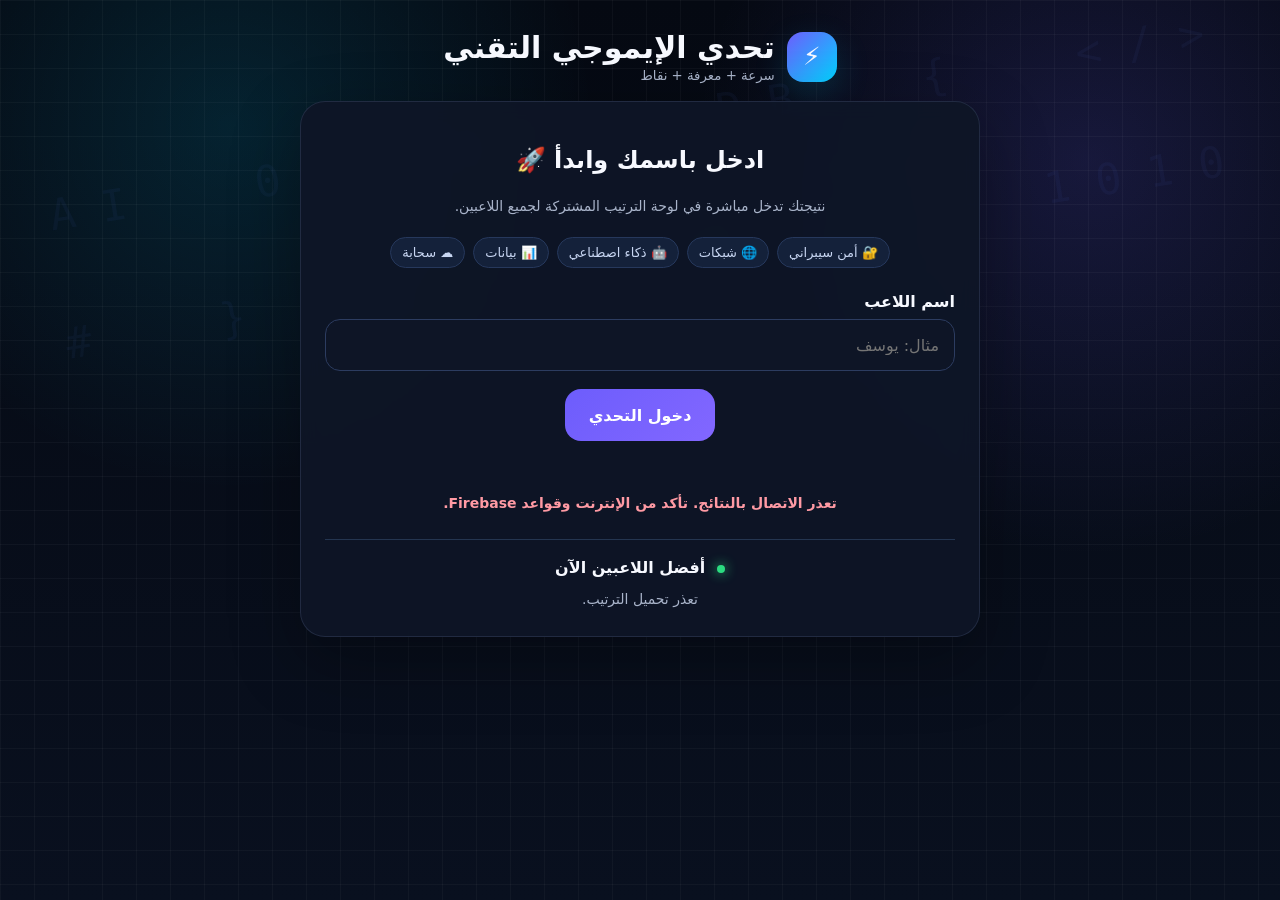
<file: index.html>
<!DOCTYPE html>
<html lang="ar" dir="rtl">
<head>
<meta charset="UTF-8">
<meta name="viewport" content="width=device-width, initial-scale=1.0">
<title>تحدي الإيموجي التقني</title>
<style>
*{box-sizing:border-box}
:root{
  --panel:#10182a; --text:#f7f9ff; --muted:#a9b4ca;
  --accent:#6d5dfc; --cyan:#00d4ff; --ok:#20b66b; --bad:#e04d5b;
}
body{
  margin:0; min-height:100vh;
  font-family:system-ui,-apple-system,"Segoe UI",Tahoma,sans-serif;
  background:
    radial-gradient(circle at 18% 14%, rgba(0,212,255,.12), transparent 28%),
    radial-gradient(circle at 85% 18%, rgba(109,93,252,.17), transparent 30%),
    linear-gradient(180deg,#050912,#09101f);
  color:var(--text); overflow-x:hidden;
}
body:before{
  content:""; position:fixed; inset:0; pointer-events:none; z-index:-2;
  background-image:
    linear-gradient(rgba(255,255,255,.035) 1px,transparent 1px),
    linear-gradient(90deg,rgba(255,255,255,.035) 1px,transparent 1px);
  background-size:34px 34px;
}
body:after{
  content:"</>  AI  01  API  DB  { }  ☁  ⚙  🔐  🌐  1010  #";
  position:fixed; inset:0; pointer-events:none; z-index:-1;
  white-space:pre-wrap; padding:90px 40px; line-height:3;
  font-family:ui-monospace,SFMono-Regular,Menlo,monospace;
  font-size:40px; letter-spacing:24px; color:rgba(103,132,255,.05);
  transform:rotate(-9deg) scale(1.08);
}
.wrap{max-width:980px;margin:auto;padding:20px}
.brand{display:flex;align-items:center;justify-content:center;gap:12px;margin:10px 0 18px}
.logo{
  width:50px;height:50px;border-radius:16px;display:grid;place-items:center;
  background:linear-gradient(135deg,var(--accent),var(--cyan));
  font-size:25px;box-shadow:0 12px 35px rgba(0,212,255,.16)
}
.brand h1{margin:0;font-size:30px}.brand small{display:block;color:var(--muted);margin-top:3px}
.panel{
  background:rgba(14,22,39,.94);border:1px solid rgba(125,145,190,.18);
  border-radius:25px;padding:24px;box-shadow:0 24px 70px rgba(0,0,0,.3);
  backdrop-filter:blur(10px)
}
.start-card{max-width:680px;margin:auto;text-align:center}
.tech-chips{display:flex;justify-content:center;gap:8px;flex-wrap:wrap;margin:18px 0 24px}
.chip{padding:7px 11px;border-radius:999px;background:#14213a;border:1px solid #26385c;color:#c8d6f2;font-size:13px}
.field{margin:18px 0;text-align:right}.field label{display:block;margin-bottom:8px;font-weight:850}
.field input{
  width:100%;min-height:52px;border-radius:15px;border:1px solid #2c3c60;
  background:#0e1526;color:#fff;padding:0 15px;font:inherit;font-size:16px;outline:none
}
.field input:focus{border-color:#6d5dfc;box-shadow:0 0 0 3px rgba(109,93,252,.16)}
.primary,.secondary,.answer{border:0;border-radius:16px;font:inherit;font-weight:900;cursor:pointer}
.primary{min-height:52px;padding:0 24px;background:linear-gradient(135deg,var(--accent),#8267ff);color:white}
.secondary{min-height:48px;padding:0 18px;background:#1a2742;color:#dce6fa;border:1px solid #304466}
.primary:disabled,.secondary:disabled{opacity:.55;cursor:not-allowed}
.primary:active,.secondary:active,.answer:active{transform:scale(.99)}
.hint{color:var(--muted);font-size:14px;line-height:1.8}
.status{margin-top:12px;min-height:24px;font-size:14px;font-weight:800;color:#9eefff}
.status.bad{color:#ff9aa4}.hidden{display:none!important}
.top{display:flex;justify-content:space-between;align-items:center;gap:10px;flex-wrap:wrap}
.badge{background:#17223b;border:1px solid #29395a;border-radius:999px;padding:8px 12px;font-weight:900}
.player-badge{color:#bfeaff}.timer{font-size:21px;font-weight:1000}
.progress{height:10px;background:#1b2540;border-radius:999px;overflow:hidden;margin:14px 0 8px}
.progress span{display:block;height:100%;background:linear-gradient(90deg,var(--cyan),var(--accent));width:0;transition:width .2s ease}
.emoji{text-align:center;font-size:76px;padding:24px 0 8px;letter-spacing:9px;filter:drop-shadow(0 10px 28px rgba(0,212,255,.14))}
.question{text-align:center;font-size:23px;font-weight:1000;margin:4px 0 19px}
.answers{display:grid;grid-template-columns:1fr 1fr;gap:12px}
.answer{min-height:76px;padding:14px 16px;color:#fff;font-size:17px;background:#18233b;border:1px solid #2a3b61;transition:.12s ease}
.answer:hover{background:#1e2c49}.answer.correct{background:var(--ok);border-color:#39cf84}.answer.wrong{background:var(--bad);border-color:#f26470}.answer:disabled{cursor:default}
.result{text-align:center;min-height:29px;margin-top:13px;font-size:18px;font-weight:1000}
.scoreline{display:flex;justify-content:space-between;gap:12px;flex-wrap:wrap;margin-top:11px;color:#d9e3f7;font-weight:850}
.controls{text-align:center;margin-top:18px;display:flex;justify-content:center;gap:10px;flex-wrap:wrap}
.final{text-align:center}.cup{font-size:82px}.bigscore{font-size:50px;font-weight:1000;color:#7de8ff}.final-name{font-size:22px;font-weight:900}
.rank-banner{
  margin:18px auto 8px;max-width:540px;padding:16px 18px;border-radius:18px;
  background:linear-gradient(135deg,#162847,#1d1b4a);border:1px solid #334e83;
  font-size:20px;font-weight:1000
}
.leaderboard-wrap{margin-top:26px;text-align:right}
.leaderboard-title{display:flex;align-items:center;justify-content:space-between;gap:10px;flex-wrap:wrap;margin-bottom:14px}
.leaderboard-title h3{margin:0;font-size:23px}
.podium{display:grid;grid-template-columns:1fr 1.16fr 1fr;gap:12px;align-items:end;margin:20px 0 24px}
.podium-card{text-align:center;background:#141e34;border:1px solid #2a3d64;border-radius:20px;padding:16px 10px;min-width:0}
.podium-card.first{padding-top:27px;padding-bottom:27px;background:linear-gradient(180deg,rgba(255,202,40,.18),#151e33);border-color:rgba(255,213,77,.6);transform:translateY(-8px)}
.podium-card.second{background:linear-gradient(180deg,rgba(202,211,224,.14),#151e33)}
.podium-card.third{background:linear-gradient(180deg,rgba(205,127,50,.15),#151e33)}
.medal{font-size:42px}.podium-name{font-size:18px;font-weight:1000;margin-top:8px;white-space:nowrap;overflow:hidden;text-overflow:ellipsis}.podium-score{color:#91e9ff;font-weight:950;margin-top:5px}
.table-shell{border:1px solid #273a5e;border-radius:18px;overflow:hidden;background:#0e1728}
.table-head,.leader-row{display:grid;grid-template-columns:72px minmax(0,1fr) 120px;gap:8px;align-items:center;padding:12px 14px}
.table-head{background:#17233b;color:#9fb1d0;font-size:13px;font-weight:900}
.leader-row{border-top:1px solid #202f4d}.leader-row.current{background:rgba(0,212,255,.08);outline:1px solid rgba(0,212,255,.22)}
.pos{font-weight:1000;color:#bfd0ee}.name{font-weight:850;overflow:hidden;text-overflow:ellipsis;white-space:nowrap}.points{text-align:left;font-weight:1000;color:#7de8ff}
.scroll-list{max-height:560px;overflow:auto}.empty{padding:24px;text-align:center;color:#9eabc3}
.start-leader{margin-top:20px;padding-top:18px;border-top:1px solid #243550}
.start-leader .mini{display:flex;justify-content:center;gap:8px;flex-wrap:wrap;margin-top:10px}
.mini-rank{background:#111b2f;border:1px solid #263b60;border-radius:13px;padding:8px 11px;font-size:13px}
.live-dot{display:inline-block;width:8px;height:8px;border-radius:50%;background:#2bdc80;margin-left:6px;box-shadow:0 0 12px #2bdc80}
.note{margin-top:16px;padding:12px 14px;border-radius:14px;background:#101a2e;border:1px dashed #2e456e;color:#aebbd4;font-size:13px;line-height:1.7}
@media(max-width:600px){
  .wrap{padding:12px}.panel{padding:17px}.answers{grid-template-columns:1fr}.emoji{font-size:58px}.question{font-size:20px}.brand h1{font-size:24px}
  .podium{gap:7px}.podium-card{padding:12px 6px}.podium-card.first{padding-top:18px;padding-bottom:18px}.medal{font-size:32px}.podium-name{font-size:14px}.podium-score{font-size:13px}
  .table-head,.leader-row{grid-template-columns:56px minmax(0,1fr) 88px;padding:11px 9px}
}
</style>
</head>
<body>
<div class="wrap">
  <div class="brand">
    <div class="logo">⚡</div>
    <div><h1>تحدي الإيموجي التقني</h1><small>سرعة + معرفة + نقاط</small></div>
  </div>

  <section id="startScreen" class="panel start-card">
    <h2>ادخل باسمك وابدأ 🚀</h2>
    <p class="hint">نتيجتك تدخل مباشرة في لوحة الترتيب المشتركة لجميع اللاعبين.</p>
    <div class="tech-chips">
      <span class="chip">🔐 أمن سيبراني</span><span class="chip">🌐 شبكات</span>
      <span class="chip">🤖 ذكاء اصطناعي</span><span class="chip">📊 بيانات</span><span class="chip">☁️ سحابة</span>
    </div>
    <div class="field">
      <label for="playerName">اسم اللاعب</label>
      <input id="playerName" maxlength="24" autocomplete="name" placeholder="مثال: يوسف">
    </div>
    <button id="startBtn" class="primary">دخول التحدي</button>
    <div id="nameError" class="result"></div>
    <div id="firebaseStatus" class="status">جاري الاتصال بلوحة النتائج...</div>
    <div class="start-leader">
      <strong><span class="live-dot"></span> أفضل اللاعبين الآن</strong>
      <div id="startTopThree" class="mini"><span class="hint">جاري التحميل...</span></div>
    </div>
  </section>

  <section id="gameScreen" class="panel hidden">
    <div class="top">
      <span id="playerBadge" class="badge player-badge">👤 اللاعب</span>
      <span id="questionCount" class="badge">السؤال 1 من 15</span>
      <span id="timer" class="timer">⏱️ 15</span>
    </div>
    <div class="progress"><span id="progressBar"></span></div>
    <div id="emojiBox" class="emoji"></div>
    <div id="questionText" class="question"></div>
    <div id="answersBox" class="answers"></div>
    <div id="resultText" class="result"></div>
    <div class="scoreline"><span id="scoreText">النقاط: 0</span><span id="streakText">سلسلة صحيحة: 0 🔥</span></div>
    <div class="controls"><button id="nextBtn" class="primary hidden">السؤال التالي</button></div>
  </section>

  <section id="finalScreen" class="panel final hidden">
    <div class="cup">🏆</div>
    <h2>انتهى التحدي!</h2>
    <div id="finalName" class="final-name"></div>
    <div>مجموع نقاطك</div>
    <div id="finalScore" class="bigscore">0</div>
    <div id="rankBanner" class="rank-banner">جاري حساب مركزك...</div>
    <p id="finalMessage"></p>
    <div id="saveStatus" class="status"></div>
    <div class="controls">
      <button id="restartBtn" class="primary">لاعب جديد</button>
      <button id="refreshBtn" class="secondary">تحديث الترتيب</button>
    </div>
    <div class="leaderboard-wrap">
      <div class="leaderboard-title">
        <h3>🏅 لوحة الترتيب المشتركة</h3>
        <span id="playerCount" class="badge">0 لاعب</span>
      </div>
      <div id="podium" class="podium"></div>
      <div class="table-shell">
        <div class="table-head"><div>المركز</div><div>الاسم</div><div style="text-align:left">النقاط</div></div>
        <div id="leaderList" class="scroll-list"></div>
      </div>
    </div>
    <div class="note">تُعرض أعلى 400 نتيجة في لوحة الترتيب. النقاط تعتمد على صحة الإجابة وسرعتها.</div>
  </section>
</div>

<script>
const DB_URL="https://tech-emoji-challenge-default-rtdb.asia-southeast1.firebasedatabase.app";
const RESULTS_PATH="/techEmojiChallenge/results";
const MAX_PLAYERS=400;

const questions=[
{e:'🔒🛡️💻',q:'ما المجال التقني الذي تمثله هذه الإيموجيات؟',a:['الأمن السيبراني','تحليل البيانات','تصميم المواقع','قواعد البيانات'],correct:'الأمن السيبراني'},
{e:'🌐🔗📡',q:'ما المجال الأقرب لهذه الإيموجيات؟',a:['الشبكات','البرمجة','الذكاء الاصطناعي','التصميم'],correct:'الشبكات'},
{e:'☁️📁💾',q:'ماذا تمثل هذه الإيموجيات؟',a:['التخزين السحابي','الأمن السيبراني','الطباعة','الروبوتات'],correct:'التخزين السحابي'},
{e:'🤖🧠✨',q:'ما المجال التقني المقصود؟',a:['الذكاء الاصطناعي','الشبكات','قواعد البيانات','الدعم الفني'],correct:'الذكاء الاصطناعي'},
{e:'📊📈🔍',q:'ما التخصص الذي تشير إليه الإيموجيات؟',a:['تحليل البيانات','الأمن السيبراني','الهندسة','الشبكات'],correct:'تحليل البيانات'},
{e:'🗄️💾📚',q:'أي مصطلح تقني تمثله الإيموجيات؟',a:['قواعد البيانات','الحوسبة السحابية','تصميم الألعاب','الواقع الافتراضي'],correct:'قواعد البيانات'},
{e:'👨‍💻⌨️🧩',q:'ما المجال التقني المقصود؟',a:['البرمجة','الشبكات','التصميم الجرافيكي','الصيانة'],correct:'البرمجة'},
{e:'🎨🖥️🖱️',q:'ما المجال الأقرب لهذه الإيموجيات؟',a:['تصميم الواجهات','قواعد البيانات','الأمن السيبراني','الشبكات'],correct:'تصميم الواجهات'},
{e:'📱🛠️✨',q:'ماذا تمثل هذه الإيموجيات غالبًا؟',a:['تطوير تطبيقات الجوال','تحليل البيانات','الخوادم','الشبكات'],correct:'تطوير تطبيقات الجوال'},
{e:'🌍🖥️🔗',q:'ما المصطلح التقني الأقرب؟',a:['الويب','البلوتوث','الطباعة ثلاثية الأبعاد','الروبوتات'],correct:'الويب'},
{e:'🖥️🧰🔧',q:'ما المجال الذي تمثله هذه الإيموجيات؟',a:['الدعم الفني','الذكاء الاصطناعي','تحليل البيانات','البرمجة'],correct:'الدعم الفني'},
{e:'📶📱🔵',q:'أي تقنية تمثلها هذه الإيموجيات؟',a:['البلوتوث','قواعد البيانات','البرمجة','التخزين السحابي'],correct:'البلوتوث'},
{e:'🧑‍💻🎮🕹️',q:'ما المجال التقني المقصود؟',a:['تطوير الألعاب','الشبكات','الأمن السيبراني','الحوسبة السحابية'],correct:'تطوير الألعاب'},
{e:'🥽🌐✨',q:'ما التقنية التي تشير إليها الإيموجيات؟',a:['الواقع الافتراضي','تحليل البيانات','قواعد البيانات','الدعم الفني'],correct:'الواقع الافتراضي'},
{e:'🏠💡📱',q:'ما المصطلح الأقرب لهذه الإيموجيات؟',a:['إنترنت الأشياء','الشبكات التقليدية','تصميم المواقع','قواعد البيانات'],correct:'إنترنت الأشياء'}
];

let playerName='',index=0,score=0,streak=0,timeLeft=15,timerId=null,answered=false,currentEntryId=null,gameStartedAt=0;
const $=id=>document.getElementById(id);

function shuffled(arr){const out=[...arr];for(let i=out.length-1;i>0;i--){const j=Math.floor(Math.random()*(i+1));[out[i],out[j]]=[out[j],out[i]]}return out}
function sortBoard(board){return board.sort((a,b)=>(b.score||0)-(a.score||0) || (a.duration||0)-(b.duration||0) || (a.createdAt||0)-(b.createdAt||0))}

async function fetchBoard(){
  const res=await fetch(DB_URL+RESULTS_PATH+".json",{cache:"no-store"});
  if(!res.ok) throw new Error("read");
  const data=await res.json();
  if(!data) return [];
  return Object.entries(data).map(([id,v])=>({id,...v})).filter(x=>x && typeof x.score==="number");
}
async function saveResult(entry){
  const res=await fetch(DB_URL+RESULTS_PATH+".json",{
    method:"POST",
    headers:{"Content-Type":"application/json"},
    body:JSON.stringify(entry)
  });
  if(!res.ok) throw new Error("write");
  const data=await res.json();
  return data.name;
}
async function getTop400(){
  const board=sortBoard(await fetchBoard());
  return board.slice(0,MAX_PLAYERS);
}
async function refreshStartTop(){
  try{
    const board=await getTop400();
    $('firebaseStatus').textContent=`متصل ✅ — ${board.length} نتيجة في الترتيب`;
    $('firebaseStatus').classList.remove('bad');
    const box=$('startTopThree'); box.innerHTML='';
    if(!board.length){box.innerHTML='<span class="hint">لا توجد نتائج بعد — كن أول لاعب! 🚀</span>';return}
    ['🥇','🥈','🥉'].forEach((m,i)=>{
      if(!board[i]) return;
      const span=document.createElement('span'); span.className='mini-rank';
      span.textContent=`${m} ${board[i].name} — ${board[i].score}`; box.appendChild(span);
    });
  }catch(e){
    $('firebaseStatus').textContent='تعذر الاتصال بالنتائج. تأكد من الإنترنت وقواعد Firebase.';
    $('firebaseStatus').classList.add('bad');
    $('startTopThree').innerHTML='<span class="hint">تعذر تحميل الترتيب.</span>';
  }
}

async function startGame(){
  playerName=$('playerName').value.trim();
  if(!playerName){$('nameError').textContent='اكتب اسمك أولًا 👤';$('playerName').focus();return}
  $('nameError').textContent='';
  try{
    const board=await fetchBoard();
    if(board.length>=MAX_PLAYERS){
      $('nameError').textContent='اكتمل عدد المشاركين (400 لاعب).';
      return;
    }
  }catch(e){
    $('nameError').textContent='تعذر الاتصال بـ Firebase. تأكد من الإنترنت.';
    return;
  }
  index=0;score=0;streak=0;currentEntryId=null;gameStartedAt=Date.now();
  $('playerBadge').textContent='👤 '+playerName;
  $('startScreen').classList.add('hidden');$('finalScreen').classList.add('hidden');$('gameScreen').classList.remove('hidden');
  renderQuestion();
}

function renderQuestion(){
  clearInterval(timerId);answered=false;timeLeft=15;
  const item=questions[index];
  $('questionCount').textContent=`السؤال ${index+1} من ${questions.length}`;
  $('timer').textContent=`⏱️ ${timeLeft}`;
  $('progressBar').style.width=`${(index/questions.length)*100}%`;
  $('emojiBox').textContent=item.e;$('questionText').textContent=item.q;$('resultText').textContent='';
  $('scoreText').textContent=`النقاط: ${score}`;$('streakText').textContent=`سلسلة صحيحة: ${streak} 🔥`;$('nextBtn').classList.add('hidden');
  const box=$('answersBox');box.innerHTML='';
  shuffled(item.a).forEach(text=>{
    const btn=document.createElement('button');btn.type='button';btn.className='answer';btn.textContent=text;btn.dataset.value=text;
    btn.addEventListener('click',()=>choose(text,btn));box.appendChild(btn);
  });
  timerId=setInterval(()=>{timeLeft--;$('timer').textContent=`⏱️ ${timeLeft}`;if(timeLeft<=0){clearInterval(timerId);if(!answered)timeout()}},1000);
}
function lock(){document.querySelectorAll('.answer').forEach(b=>b.disabled=true)}
function markCorrect(v){document.querySelectorAll('.answer').forEach(b=>{if(b.dataset.value===v)b.classList.add('correct')})}
function choose(value,btn){
  if(answered)return;answered=true;clearInterval(timerId);lock();
  const item=questions[index];markCorrect(item.correct);
  if(value===item.correct){
    const gained=Math.max(300,Math.round(1000*(timeLeft/15)));score+=gained;streak++;btn.classList.add('correct');
    $('resultText').textContent=`✅ صحيح! +${gained} نقطة`;
  }else{streak=0;btn.classList.add('wrong');$('resultText').textContent='❌ إجابة غير صحيحة'}
  $('scoreText').textContent=`النقاط: ${score}`;$('streakText').textContent=`سلسلة صحيحة: ${streak} 🔥`;$('nextBtn').classList.remove('hidden');
}
function timeout(){
  answered=true;streak=0;lock();markCorrect(questions[index].correct);$('resultText').textContent='⏰ انتهى الوقت!';
  $('streakText').textContent='سلسلة صحيحة: 0 🔥';$('nextBtn').classList.remove('hidden');
}
function nextQuestion(){if(index<questions.length-1){index++;renderQuestion()}else finish()}

function podiumCard(player,place){
  const medals={1:'🥇',2:'🥈',3:'🥉'},classes={1:'first',2:'second',3:'third'};
  const div=document.createElement('div');div.className='podium-card '+classes[place];
  const medal=document.createElement('div');medal.className='medal';medal.textContent=medals[place];
  const name=document.createElement('div');name.className='podium-name';name.textContent=player?player.name:'—';
  const sc=document.createElement('div');sc.className='podium-score';sc.textContent=player?(player.score+' نقطة'):'0 نقطة';
  div.append(medal,name,sc);return div;
}
function renderLeaderboard(board){
  board=sortBoard(board).slice(0,MAX_PLAYERS);
  $('playerCount').textContent=`${board.length} لاعب`;
  const podium=$('podium');podium.innerHTML='';
  podium.appendChild(podiumCard(board[1],2));podium.appendChild(podiumCard(board[0],1));podium.appendChild(podiumCard(board[2],3));
  const list=$('leaderList');list.innerHTML='';
  if(!board.length){list.innerHTML='<div class="empty">لا توجد نتائج بعد.</div>';return}
  board.forEach((p,i)=>{
    const row=document.createElement('div');row.className='leader-row'+(p.id===currentEntryId?' current':'');
    const pos=document.createElement('div');pos.className='pos';pos.textContent='#'+(i+1);
    const name=document.createElement('div');name.className='name';name.textContent=p.name+(p.id===currentEntryId?' ← أنت':'');
    const pts=document.createElement('div');pts.className='points';pts.textContent=p.score;
    row.append(pos,name,pts);list.appendChild(row);
  });
  const myIndex=board.findIndex(p=>p.id===currentEntryId);
  $('rankBanner').textContent=myIndex>=0?`🎯 مركزك الحالي: #${myIndex+1} من ${board.length}`:'نتيجتك محفوظة، لكنها خارج أعلى 400.';
}

async function updateLeaderboard(){
  try{
    const board=await getTop400();renderLeaderboard(board);$('saveStatus').textContent='تم تحديث الترتيب ✅';$('saveStatus').classList.remove('bad');
  }catch(e){$('saveStatus').textContent='تعذر تحديث الترتيب.';$('saveStatus').classList.add('bad')}
}

async function finish(){
  clearInterval(timerId);$('gameScreen').classList.add('hidden');$('finalScreen').classList.remove('hidden');
  $('finalName').textContent='👤 '+playerName;$('finalScore').textContent=score;$('rankBanner').textContent='جاري حفظ نتيجتك وحساب مركزك...';
  const ratio=score/(questions.length*1000);
  $('finalMessage').textContent=ratio>.75?'🔥 رهيب! واضح إنك تقني محترف.':ratio>.5?'👏 ممتاز! مستواك التقني قوي.':ratio>.25?'👍 حلو! عندك أساس تقني جيد.':'💡 جرّب مرة ثانية وارفع نقاطك!';
  $('saveStatus').textContent='جاري الحفظ في Firebase...';$('saveStatus').classList.remove('bad');
  try{
    const entry={name:playerName,score:score,duration:Math.max(1,Date.now()-gameStartedAt),createdAt:Date.now()};
    currentEntryId=await saveResult(entry);
    const board=await getTop400();
    renderLeaderboard(board);
    $('saveStatus').textContent='تم حفظ نتيجتك في لوحة الترتيب المشتركة ✅';
  }catch(e){
    $('rankBanner').textContent='تعذر حفظ النتيجة.';
    $('saveStatus').textContent='خطأ في الاتصال بـ Firebase. تأكد من Rules والإنترنت.';
    $('saveStatus').classList.add('bad');
  }
}

$('startBtn').addEventListener('click',startGame);
$('nextBtn').addEventListener('click',nextQuestion);
$('refreshBtn').addEventListener('click',updateLeaderboard);
$('restartBtn').addEventListener('click',()=>{
  $('finalScreen').classList.add('hidden');$('startScreen').classList.remove('hidden');$('playerName').value='';$('playerName').focus();refreshStartTop();
});
$('playerName').addEventListener('keydown',e=>{if(e.key==='Enter')startGame()});
refreshStartTop();
</script>
</body>
</html>
</file>
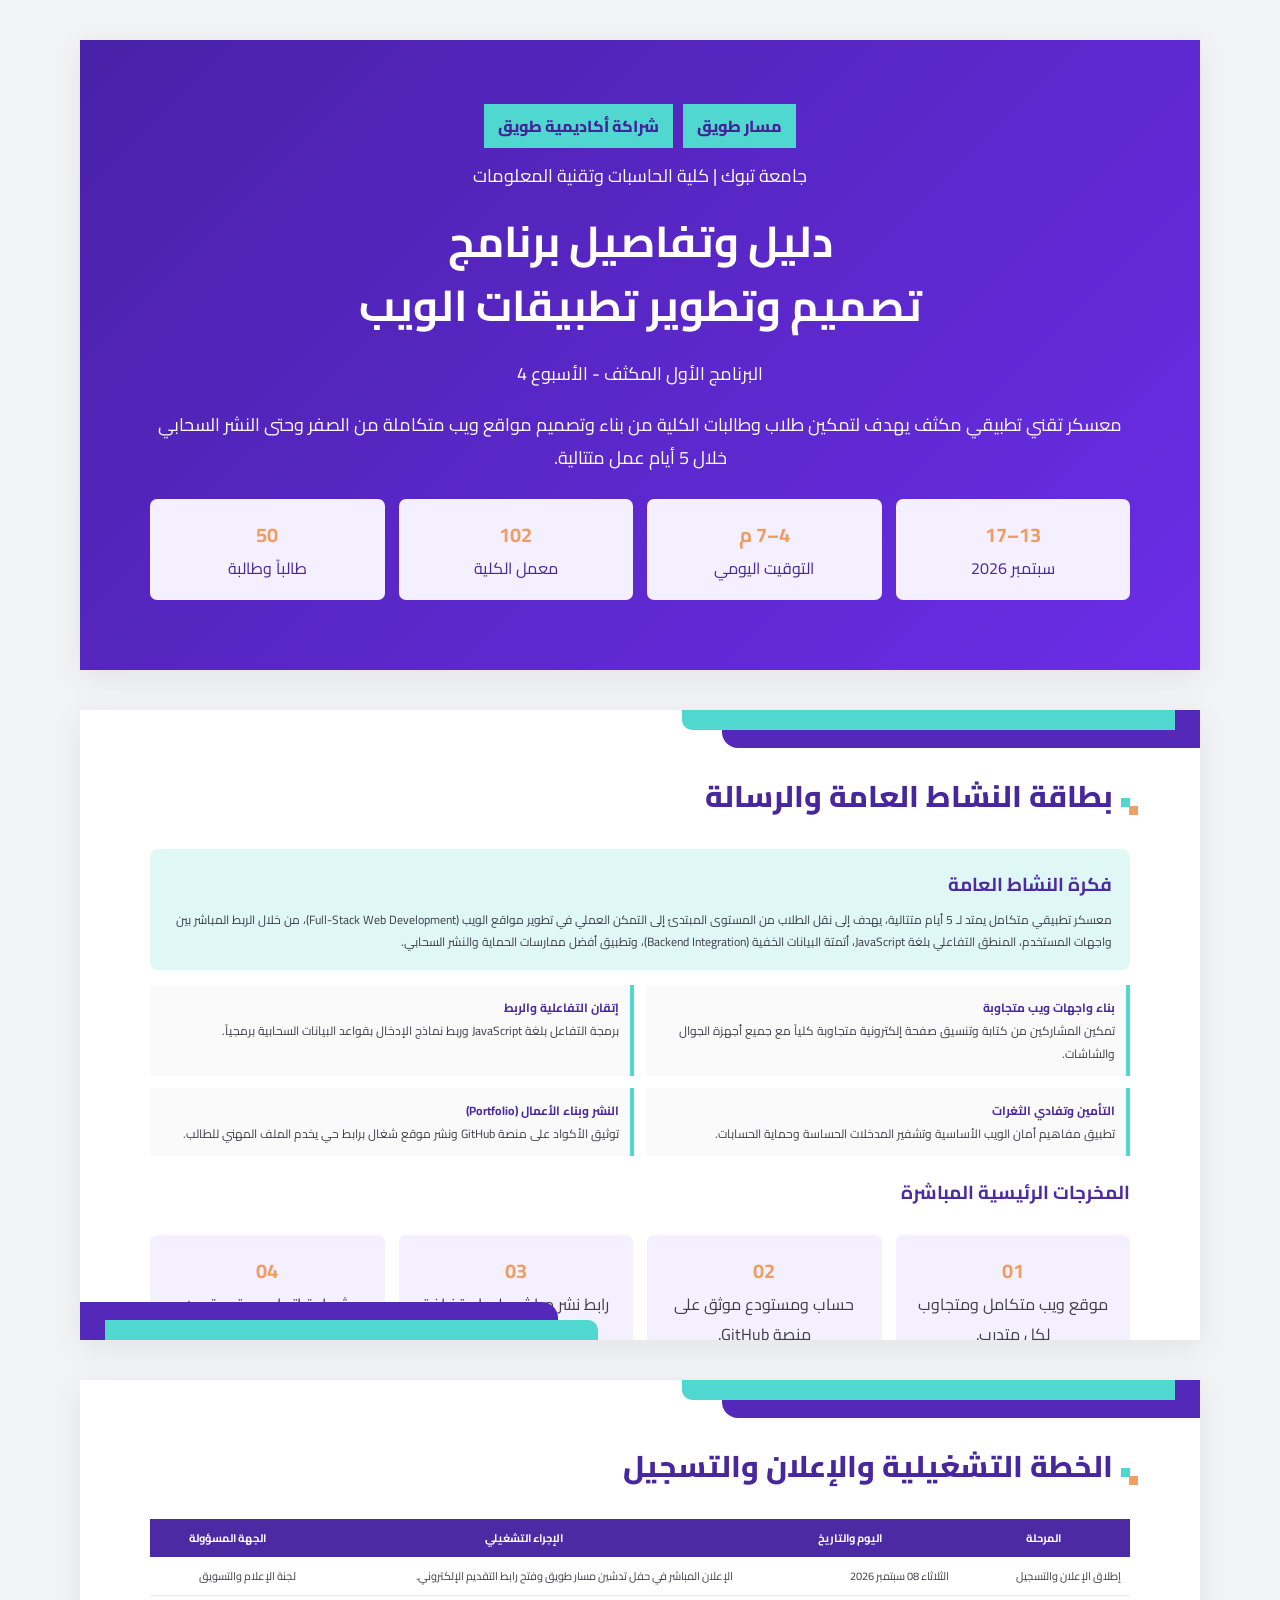
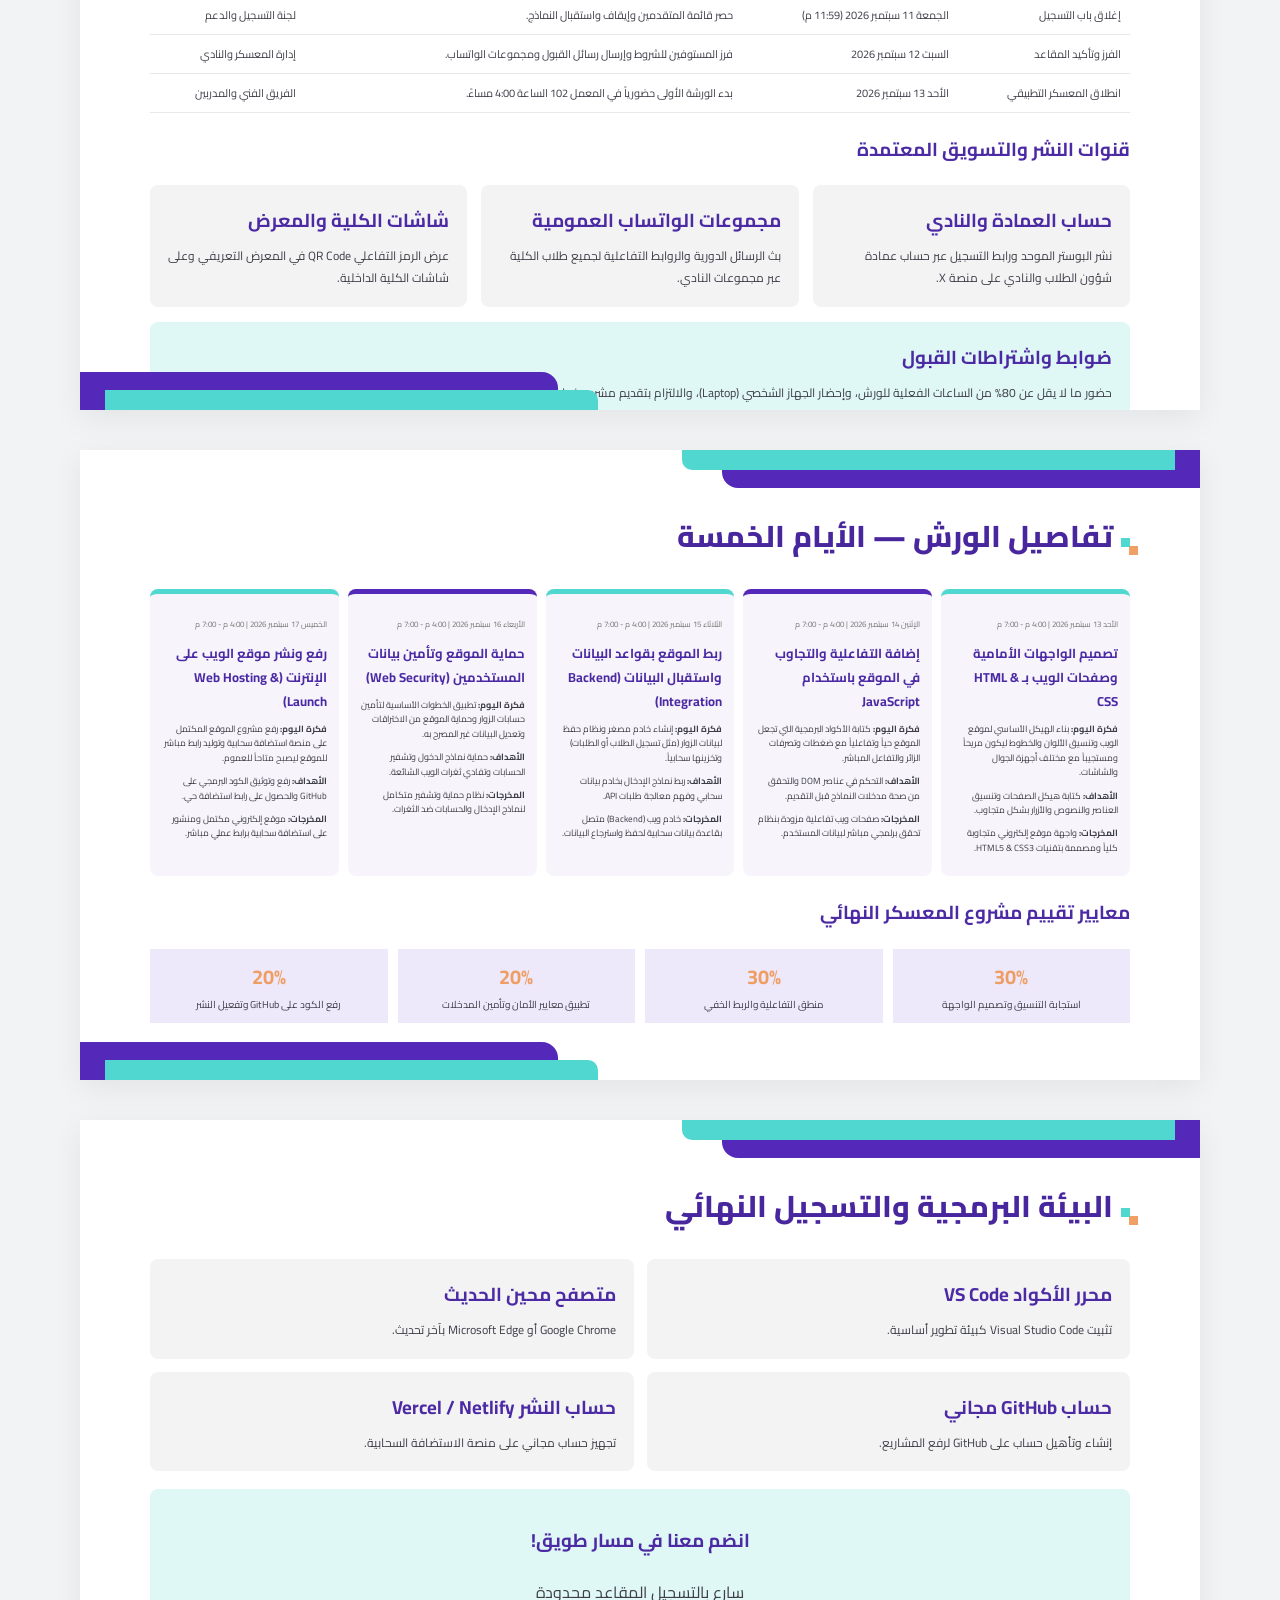
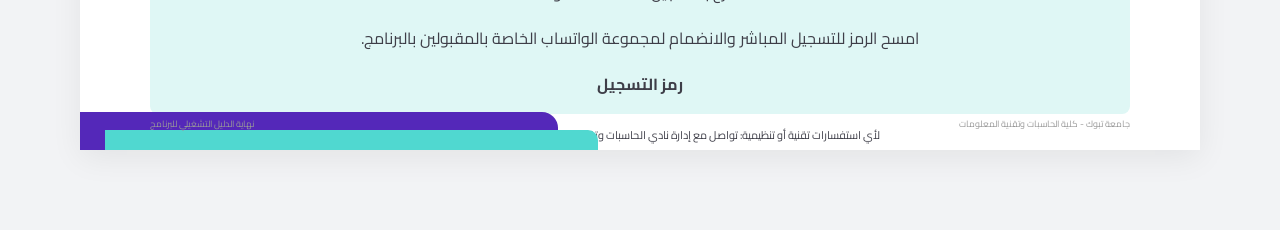
<file: tuwaiq-original/index.html>
<!doctype html><html lang="ar" dir="rtl"><head><meta charset="utf-8"><meta name="viewport" content="width=device-width,initial-scale=1"><title>دليل برنامج تصميم وتطوير تطبيقات الويب - مسار طويق</title><link href="https://fonts.googleapis.com/css2?family=Cairo:wght@400;600;700;800&display=swap" rel="stylesheet"><style>*{box-sizing:border-box}body{margin:0;background:#f2f3f5;font-family:Cairo,sans-serif;color:#3e3e48}.deck{padding:40px 12px}.slide{width:min(1120px,96vw);aspect-ratio:16/9;background:#fff;margin:0 auto 40px;padding:58px 70px;position:relative;overflow:hidden;box-shadow:0 8px 30px #0001}.tr,.bl{position:absolute;width:44%;height:38px;background:#5428b9}.tr{right:-15px;top:0;border-radius:0 0 0 16px}.bl{left:-15px;bottom:0;border-radius:0 16px 0 0}.tr:after,.bl:after{content:"";position:absolute;width:100%;height:20px;background:#50d8d0}.tr:after{right:40px;top:0;border-radius:0 0 0 10px}.bl:after{left:40px;bottom:0;border-radius:0 10px 0 0}.title{color:#47269e;font-size:30px;margin:0 0 25px;font-weight:800}.title:before{content:"";display:inline-block;width:9px;height:9px;background:#50d8d0;margin-left:8px;box-shadow:8px 8px 0 #f1a065}.cover{background:linear-gradient(135deg,#4921a8,#6b2de7);color:#fff;text-align:center;display:flex;align-items:center;justify-content:center}.cover h1{font-size:43px;line-height:1.5;margin:15px}.cover p{font-size:18px}.badge{background:#50d8d0;color:#44239a;padding:7px 14px;margin:3px;font-weight:800}.meta{display:grid;grid-template-columns:repeat(4,1fr);gap:14px;margin-top:25px}.meta div{background:#f5f0ff;border-radius:7px;padding:17px;text-align:center}.meta b{display:block;color:#ef9d62;font-size:20px}.cover .meta div{color:#47269e}.card{background:#f3f3f4;border-radius:8px;padding:18px}.teal{background:#dff7f5}.card h3{color:#4b2aa4;margin:0 0 7px}.card p{font-size:12px;line-height:1.8;margin:0}.goals{display:grid;grid-template-columns:1fr 1fr;gap:12px;margin-top:15px}.goal{background:#fafafa;border-right:4px solid #50d8d0;padding:11px;font-size:12px}.goal b{color:#4b2aa4}.timeline{width:100%;border-collapse:collapse;font-size:11px}.timeline th{background:#4b2aa4;color:#fff;padding:9px}.timeline td{padding:9px;border-bottom:1px solid #e8e8eb}.channels{display:grid;grid-template-columns:repeat(3,1fr);gap:14px}.workshops{display:grid;grid-template-columns:repeat(5,1fr);gap:9px}.day{background:#f7f5fb;padding:12px;border-radius:8px;border-top:5px solid #50d8d0}.day:nth-child(even){border-color:#5428b9}.day h3{font-size:13px;color:#4b2aa4;margin:5px 0}.day p{font-size:9px;line-height:1.6}.date{font-size:8px;color:#777}.criteria{display:grid;grid-template-columns:repeat(4,1fr);gap:10px}.criterion{background:#eee8fb;padding:9px;text-align:center;font-size:10px}.criterion b{display:block;color:#ef9d62;font-size:20px}.tools{display:grid;grid-template-columns:1fr 1fr;gap:13px}.register{background:#dff7f5;text-align:center;border-radius:8px;padding:15px;margin-top:18px}.footer{position:absolute;bottom:18px;left:70px;right:70px;display:flex;justify-content:space-between;color:#999;font-size:9px}@media(max-width:700px){.slide{height:auto;aspect-ratio:auto;padding:42px 24px}.goals,.tools,.channels,.workshops,.criteria{grid-template-columns:1fr}.meta{grid-template-columns:1fr 1fr}.footer{position:static;margin-top:18px}.title{font-size:22px}.cover h1{font-size:28px}}@media print{body{background:#fff}.deck{padding:0}.slide{width:100vw;height:56.25vw;margin:0;box-shadow:none;page-break-after:always}}</style></head><body><main class="deck"><section class="slide cover"><div><span class="badge">مسار طويق</span> <span class="badge">شراكة أكاديمية طويق</span><p>جامعة تبوك | كلية الحاسبات وتقنية المعلومات</p><h1>دليل وتفاصيل برنامج<br>تصميم وتطوير تطبيقات الويب</h1><p>البرنامج الأول المكثف - الأسبوع 4</p><p>معسكر تقني تطبيقي مكثف يهدف لتمكين طلاب وطالبات الكلية من بناء وتصميم مواقع ويب متكاملة من الصفر وحتى النشر السحابي خلال 5 أيام عمل متتالية.</p><div class="meta"><div><b>13–17</b>سبتمبر 2026</div><div><b>4–7 م</b>التوقيت اليومي</div><div><b>102</b>معمل الكلية</div><div><b>50</b>طالباً وطالبة</div></div></div></section><section class="slide"><i class="tr"></i><i class="bl"></i><h2 class="title">بطاقة النشاط العامة والرسالة</h2><div class="card teal"><h3>فكرة النشاط العامة</h3><p>معسكر تطبيقي متكامل يمتد لـ 5 أيام متتالية، يهدف إلى نقل الطلاب من المستوى المبتدئ إلى التمكن العملي في تطوير مواقع الويب (Full-Stack Web Development)، من خلال الربط المباشر بين واجهات المستخدم، المنطق التفاعلي بلغة JavaScript، أتمتة البيانات الخفية (Backend Integration)، وتطبيق أفضل ممارسات الحماية والنشر السحابي.</p></div><div class="goals"><div class="goal"><b>بناء واجهات ويب متجاوبة</b><br>تمكين المشاركين من كتابة وتنسيق صفحة إلكترونية متجاوبة كلياً مع جميع أجهزة الجوال والشاشات.</div><div class="goal"><b>إتقان التفاعلية والربط</b><br>برمجة التفاعل بلغة JavaScript وربط نماذج الإدخال بقواعد البيانات السحابية برمجياً.</div><div class="goal"><b>التأمين وتفادي الثغرات</b><br>تطبيق مفاهيم أمان الويب الأساسية وتشفير المدخلات الحساسة وحماية الحسابات.</div><div class="goal"><b>النشر وبناء الأعمال (Portfolio)</b><br>توثيق الأكواد على منصة GitHub ونشر موقع شغال برابط حي يخدم الملف المهني للطالب.</div></div><h3 style="color:#4b2aa4">المخرجات الرئيسية المباشرة</h3><div class="meta"><div><b>01</b>موقع ويب متكامل ومتجاوب لكل متدرب.</div><div><b>02</b>حساب ومستودع موثق على منصة GitHub.</div><div><b>03</b>رابط نشر مباشر على استضافة سحابية.</div><div><b>04</b>شهادة إتمام معتمدة من المسار والنادي.</div></div></section><section class="slide"><i class="tr"></i><i class="bl"></i><h2 class="title">الخطة التشغيلية والإعلان والتسجيل</h2><table class="timeline"><tr><th>المرحلة</th><th>اليوم والتاريخ</th><th>الإجراء التشغيلي</th><th>الجهة المسؤولة</th></tr><tr><td>إطلاق الإعلان والتسجيل</td><td>الثلاثاء 08 سبتمبر 2026</td><td>الإعلان المباشر في حفل تدشين مسار طويق وفتح رابط التقديم الإلكتروني.</td><td>لجنة الإعلام والتسويق</td></tr><tr><td>إغلاق باب التسجيل</td><td>الجمعة 11 سبتمبر 2026 (11:59 م)</td><td>حصر قائمة المتقدمين وإيقاف واستقبال النماذج.</td><td>لجنة التسجيل والدعم</td></tr><tr><td>الفرز وتأكيد المقاعد</td><td>السبت 12 سبتمبر 2026</td><td>فرز المستوفين للشروط وإرسال رسائل القبول ومجموعات الواتساب.</td><td>إدارة المعسكر والنادي</td></tr><tr><td>انطلاق المعسكر التطبيقي</td><td>الأحد 13 سبتمبر 2026</td><td>بدء الورشة الأولى حضورياً في المعمل 102 الساعة 4:00 مساءً.</td><td>الفريق الفني والمدربين</td></tr></table><h3 style="color:#4b2aa4">قنوات النشر والتسويق المعتمدة</h3><div class="channels"><div class="card"><h3>حساب العمادة والنادي</h3><p>نشر البوستر الموحد ورابط التسجيل عبر حساب عمادة شؤون الطلاب والنادي على منصة X.</p></div><div class="card"><h3>مجموعات الواتساب العمومية</h3><p>بث الرسائل الدورية والروابط التفاعلية لجميع طلاب الكلية عبر مجموعات النادي.</p></div><div class="card"><h3>شاشات الكلية والمعرض</h3><p>عرض الرمز التفاعلي QR Code في المعرض التعريفي وعلى شاشات الكلية الداخلية.</p></div></div><div class="card teal" style="margin-top:15px"><h3>ضوابط واشتراطات القبول</h3><p>حضور ما لا يقل عن 80% من الساعات الفعلية للورش، وإحضار الجهاز الشخصي (Laptop)، والالتزام بتقديم مشروع نهاية المعسكر لضمان استلام الشهادة.</p></div></section><section class="slide"><i class="tr"></i><i class="bl"></i><h2 class="title">تفاصيل الورش — الأيام الخمسة</h2><div class="workshops"><div class="day"><span class="date">الأحد 13 سبتمبر 2026 | 4:00 م - 7:00 م</span><h3>تصميم الواجهات الأمامية وصفحات الويب بـ HTML & CSS</h3><p><b>فكرة اليوم:</b> بناء الهيكل الأساسي لموقع الويب وتنسيق الألوان والخطوط ليكون مريحاً ومستجيباً مع مختلف أجهزة الجوال والشاشات.</p><p><b>الأهداف:</b> كتابة هيكل الصفحات وتنسيق العناصر والنصوص والأزرار بشكل متجاوب.</p><p><b>المخرجات:</b> واجهة موقع إلكتروني متجاوبة كلياً ومصممة بتقنيات HTML5 & CSS3.</p></div><div class="day"><span class="date">الإثنين 14 سبتمبر 2026 | 4:00 م - 7:00 م</span><h3>إضافة التفاعلية والتجاوب في الموقع باستخدام JavaScript</h3><p><b>فكرة اليوم:</b> كتابة الأكواد البرمجية التي تجعل الموقع حياً وتفاعلياً مع ضغطات وتصرفات الزائر والتفاعل المباشر.</p><p><b>الأهداف:</b> التحكم في عناصر DOM والتحقق من صحة مدخلات النماذج قبل التقديم.</p><p><b>المخرجات:</b> صفحات ويب تفاعلية مزودة بنظام تحقق برلمجي مباشر لبيانات المستخدم.</p></div><div class="day"><span class="date">الثلاثاء 15 سبتمبر 2026 | 4:00 م - 7:00 م</span><h3>ربط الموقع بقواعد البيانات واستقبال البيانات (Backend Integration)</h3><p><b>فكرة اليوم:</b> إنشاء خادم مصغر ونظام حفظ لبيانات الزوار (مثل تسجيل الطلاب أو الطلبات) وتخزينها سحابياً.</p><p><b>الأهداف:</b> ربط نماذج الإدخال بخادم بيانات سحابي وفهم معالجة طلبات API.</p><p><b>المخرجات:</b> خادم ويب (Backend) متصل بقاعدة بيانات سحابية لحفظ واسترجاع البيانات.</p></div><div class="day"><span class="date">الأربعاء 16 سبتمبر 2026 | 4:00 م - 7:00 م</span><h3>حماية الموقع وتأمين بيانات المستخدمين (Web Security)</h3><p><b>فكرة اليوم:</b> تطبيق الخطوات الأساسية لتأمين حسابات الزوار وحماية الموقع من الاختراقات وتعديل البيانات غير المصرح به.</p><p><b>الأهداف:</b> حماية نماذج الدخول وتشفير الحسابات وتفادي ثغرات الويب الشائعة.</p><p><b>المخرجات:</b> نظام حماية وتشفير متكامل لنماذج الإدخال والحسابات ضد الثغرات.</p></div><div class="day"><span class="date">الخميس 17 سبتمبر 2026 | 4:00 م - 7:00 م</span><h3>رفع ونشر موقع الويب على الإنترنت (Web Hosting & Launch)</h3><p><b>فكرة اليوم:</b> رفع مشروع الموقع المكتمل على منصة استضافة سحابية وتوليد رابط مباشر للموقع ليصبح متاحاً للعموم.</p><p><b>الأهداف:</b> رفع وتوثيق الكود البرمجي على GitHub والحصول على رابط استضافة حي.</p><p><b>المخرجات:</b> موقع إلكتروني مكتمل ومنشور على استضافة سحابية برابط عملي مباشر.</p></div></div><h3 style="color:#4b2aa4">معايير تقييم مشروع المعسكر النهائي</h3><div class="criteria"><div class="criterion"><b>30%</b>استجابة التنسيق وتصميم الواجهة</div><div class="criterion"><b>30%</b>منطق التفاعلية والربط الخفي</div><div class="criterion"><b>20%</b>تطبيق معايير الأمان وتأمين المدخلات</div><div class="criterion"><b>20%</b>رفع الكود على GitHub وتفعيل النشر</div></div></section><section class="slide"><i class="tr"></i><i class="bl"></i><h2 class="title">البيئة البرمجية والتسجيل النهائي</h2><div class="tools"><div class="card"><h3>محرر الأكواد VS Code</h3><p>تثبيت Visual Studio Code كبيئة تطوير أساسية.</p></div><div class="card"><h3>متصفح محين الحديث</h3><p>Google Chrome أو Microsoft Edge بآخر تحديث.</p></div><div class="card"><h3>حساب GitHub مجاني</h3><p>إنشاء وتأهيل حساب على GitHub لرفع المشاريع.</p></div><div class="card"><h3>حساب النشر Vercel / Netlify</h3><p>تجهيز حساب مجاني على منصة الاستضافة السحابية.</p></div></div><div class="register"><h3 style="color:#4b2aa4">انضم معنا في مسار طويق!</h3><p>سارع بالتسجيل المقاعد محدودة</p><p>امسح الرمز للتسجيل المباشر والانضمام لمجموعة الواتساب الخاصة بالمقبولين بالبرنامج.</p><b>رمز التسجيل</b></div><p style="text-align:center;font-size:11px">لأي استفسارات تقنية أو تنظيمية: تواصل مع إدارة نادي الحاسبات وتقنية المعلومات عبر الواتساب الرسمي للنادي.</p><div class="footer"><span>جامعة تبوك - كلية الحاسبات وتقنية المعلومات</span><span>نهاية الدليل التشغيلي للبرنامج</span></div></section></main></body></html>
</file>
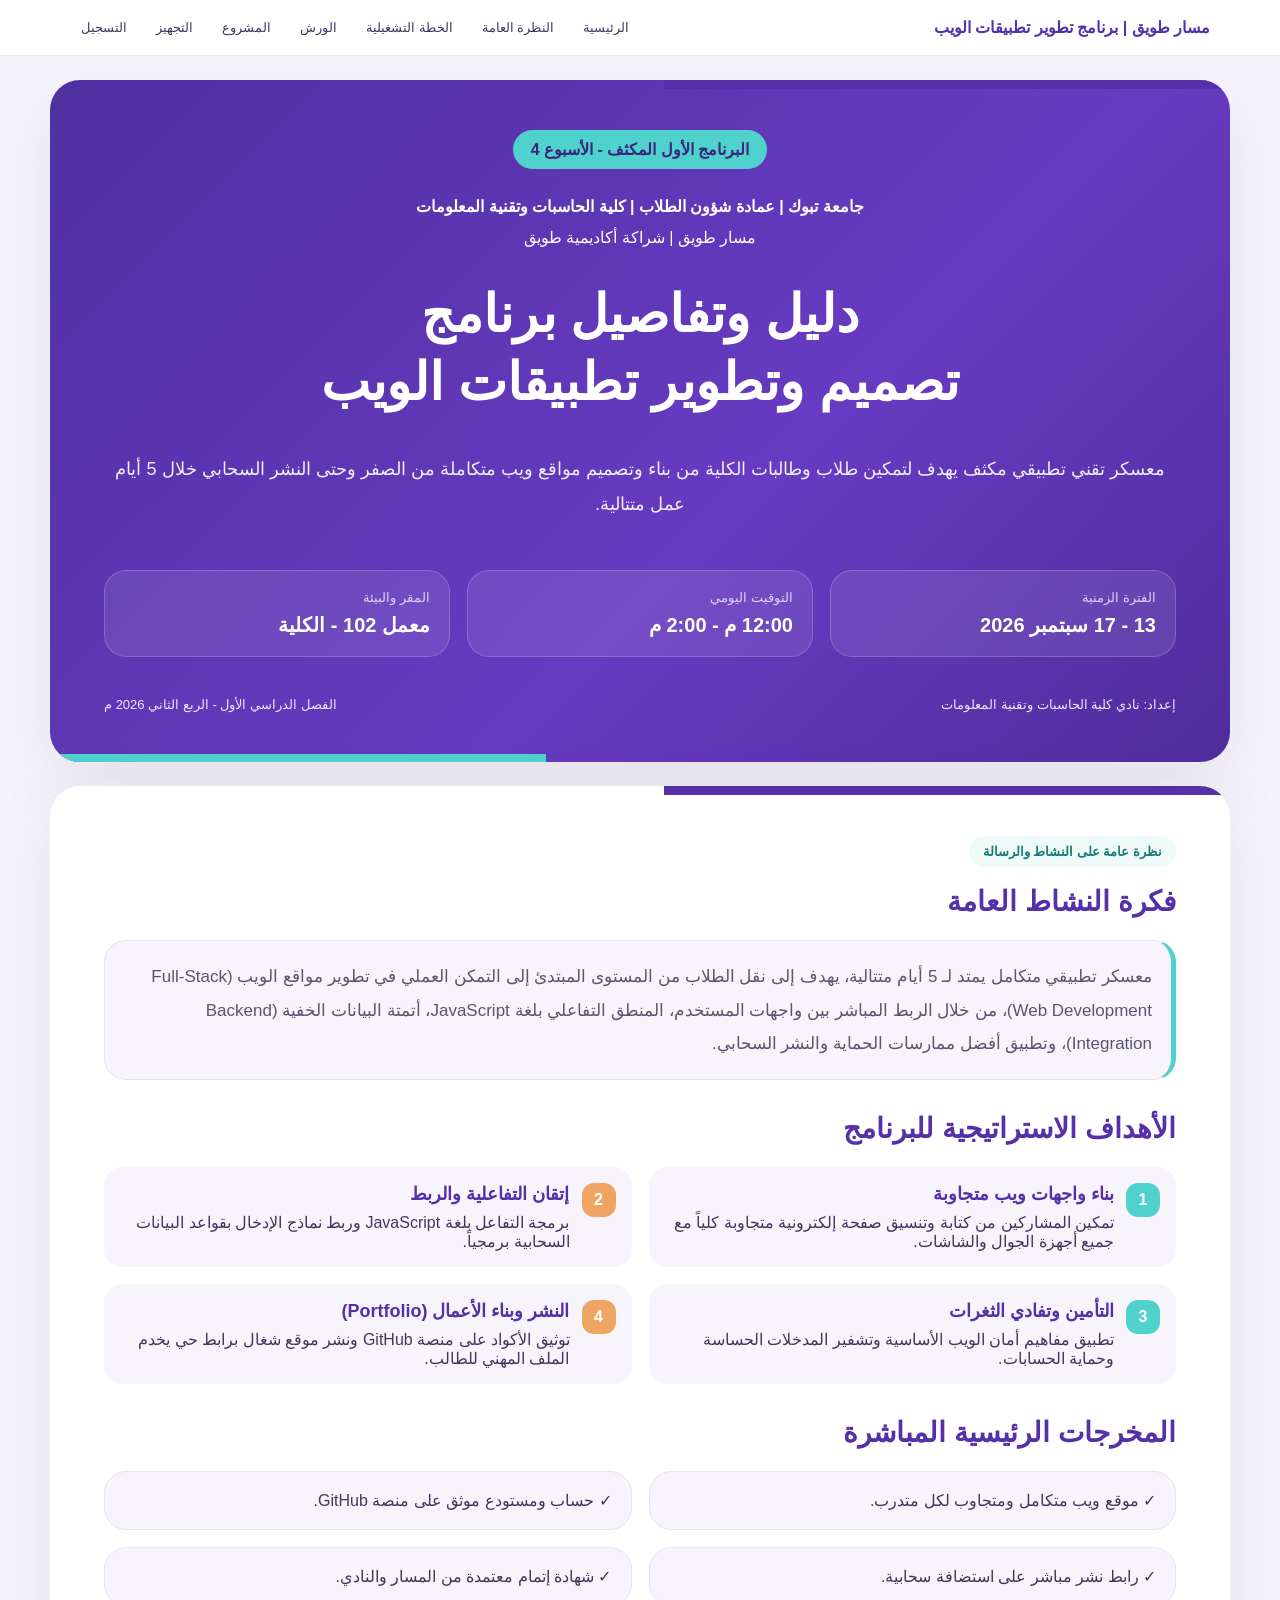
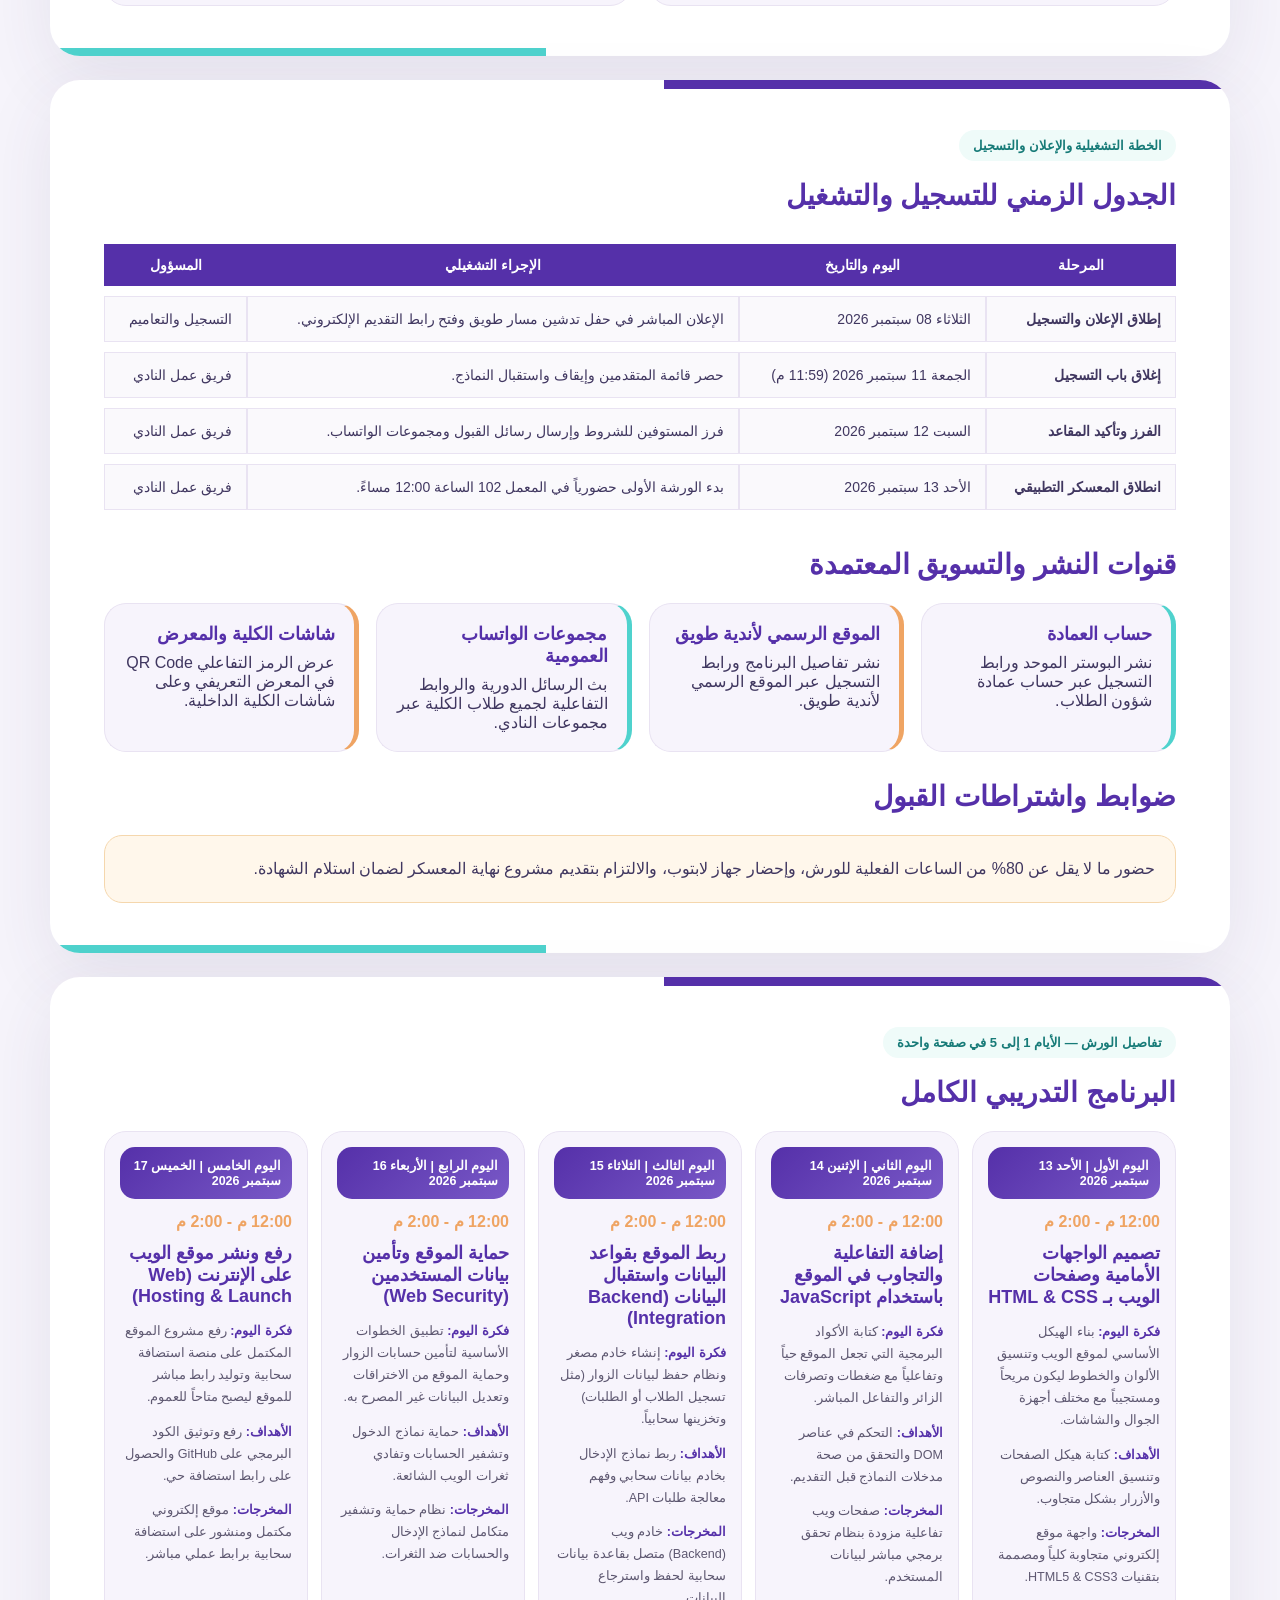
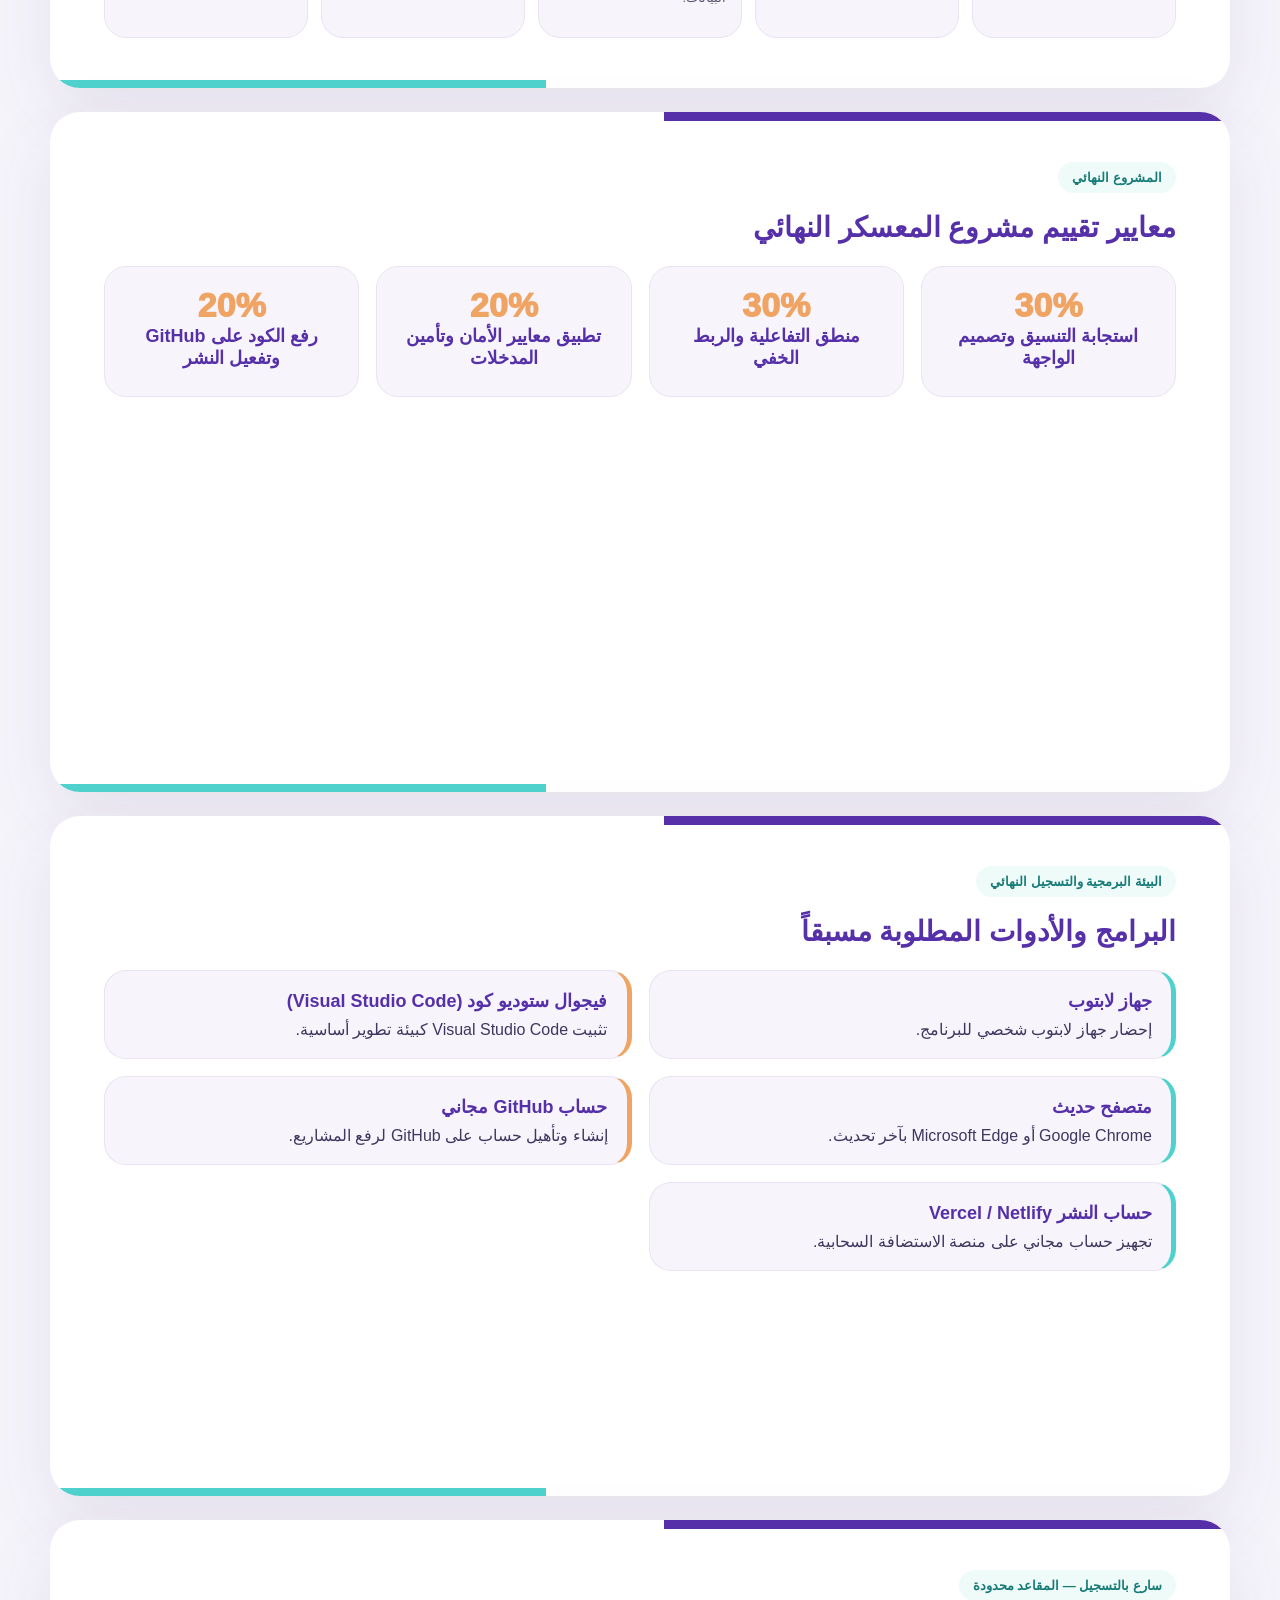
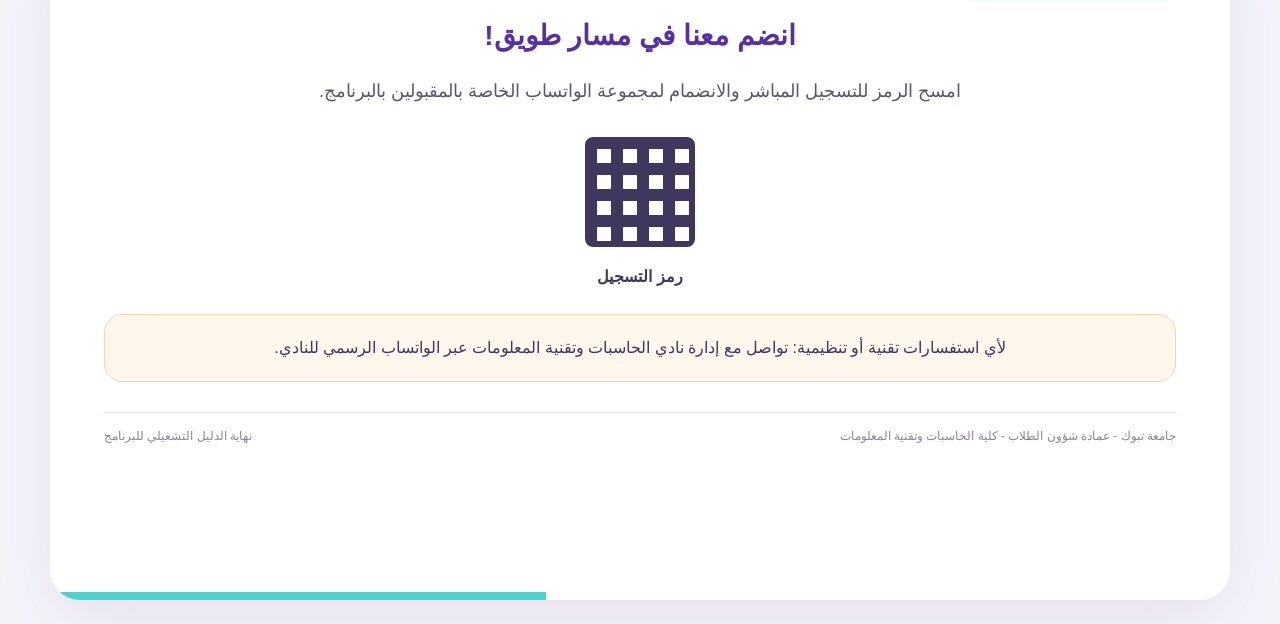
<file: tuwaiq-presentation/index.html>
<!doctype html><html lang="ar" dir="rtl"><head><meta charset="utf-8"><meta name="viewport" content="width=device-width,initial-scale=1"><title>دليل برنامج تصميم وتطوير تطبيقات الويب - مسار طويق</title><style>:root{--p:#5530a9;--t:#4fd2cd;--o:#efa463;--ink:#403760;--mut:#777184;--soft:#f7f4fc;--line:#e9e3f2;--bg:#f6f4fb}*{box-sizing:border-box}html{scroll-behavior:smooth}body{margin:0;font-family:Tahoma,Arial,sans-serif;background:var(--bg);color:var(--ink)}nav{position:sticky;top:0;z-index:20;background:#fffffff2;border-bottom:1px solid var(--line)}.nav{max-width:1180px;margin:auto;padding:12px 20px;display:flex;align-items:center;justify-content:space-between;gap:16px}.brand{font-weight:900;color:var(--p)}.links{display:flex;gap:7px;flex-wrap:wrap}.links a{text-decoration:none;color:var(--ink);padding:8px 11px;border-radius:999px;font-size:13px}.links a:hover{background:var(--soft);color:var(--p)}.slide{max-width:1180px;margin:24px auto;background:#fff;border-radius:30px;min-height:680px;padding:50px 54px;box-shadow:0 22px 70px #40376018;position:relative;overflow:hidden}.slide:before{content:"";position:absolute;right:0;top:0;width:48%;height:9px;background:var(--p)}.slide:after{content:"";position:absolute;left:0;bottom:0;width:42%;height:8px;background:var(--t)}h1,h2,h3{margin-top:0}h1{font-size:46px;line-height:1.3;color:var(--p)}h2{font-size:28px;color:var(--p);margin-bottom:22px}h3{font-size:18px;color:var(--p);margin-bottom:8px}.lead{font-size:18px;line-height:1.95;color:#5b5570}.k{display:inline-flex;padding:8px 14px;border-radius:999px;background:#effbf9;color:#177b78;font-weight:800;font-size:13px}.grid{display:grid;gap:17px}.g2{grid-template-columns:repeat(2,minmax(0,1fr))}.g3{grid-template-columns:repeat(3,minmax(0,1fr))}.g4{grid-template-columns:repeat(4,minmax(0,1fr))}.card{background:var(--soft);border:1px solid var(--line);border-radius:22px;padding:19px}.accent{border-right:5px solid var(--t)}.orange{border-right-color:var(--o)}.meta{font-size:13px;color:var(--mut);margin-bottom:8px}.big{font-size:20px;font-weight:900}.item{display:flex;gap:12px;align-items:flex-start;background:var(--soft);padding:16px;border-radius:18px}.num{width:34px;height:34px;flex:0 0 34px;border-radius:12px;background:var(--t);color:#fff;display:grid;place-items:center;font-weight:900}.table{width:100%;border-collapse:separate;border-spacing:0 10px;font-size:14px}.table th{background:var(--p);color:#fff;padding:13px}.table td{background:#faf9fc;padding:14px;border:1px solid var(--line);vertical-align:top}.notice{padding:18px 20px;border-radius:18px;background:#fff7eb;border:1px solid #f5d7ad;line-height:1.9}.workshops{display:grid;grid-template-columns:repeat(5,minmax(0,1fr));gap:13px}.day{background:var(--soft);border:1px solid var(--line);border-radius:22px;padding:15px;min-height:500px}.dayhead{background:linear-gradient(135deg,var(--p),#7959c7);color:#fff;padding:11px;border-radius:15px;margin-bottom:13px;font-weight:900;font-size:12.5px}.time{color:var(--o);font-weight:900;margin-bottom:11px}.day p{font-size:12.6px;line-height:1.75;color:#5e5871}.day strong{color:var(--p)}.pct{font-size:34px;font-weight:1000;color:var(--o)}.footer{margin-top:30px;padding-top:16px;border-top:1px solid var(--line);font-size:12px;color:#8b8498;display:flex;justify-content:space-between;gap:12px}.cover{background:linear-gradient(135deg,#5030a1,#673bc2 60%,#4f2d9c);color:#fff;display:flex;flex-direction:column;justify-content:center;text-align:center}.cover h1{color:#fff;font-size:52px}.cover .lead{color:#f1edff}.tag{display:inline-block;background:var(--t);color:#3b247b;padding:10px 18px;border-radius:999px;font-weight:900}.cover .bottom{margin-top:40px;display:flex;justify-content:space-between;gap:16px;color:#eee7ff;font-size:13px}.qr{width:130px;height:130px;background:linear-gradient(90deg,#3f375e 12px,transparent 12px) 0 0/26px 26px,linear-gradient(#3f375e 12px,transparent 12px) 0 0/26px 26px,#fff;border:10px solid #fff;border-radius:18px;margin:auto}@media(max-width:900px){.slide{margin:12px;min-height:auto;padding:32px 20px}h1{font-size:34px}.cover h1{font-size:38px}.g2,.g3,.g4,.workshops{grid-template-columns:1fr}.day{min-height:auto}.links{display:none}.table{font-size:12px;display:block;overflow:auto;white-space:nowrap}.cover .bottom,.footer{flex-direction:column}}</style></head><body><nav><div class="nav"><div class="brand">مسار طويق | برنامج تطوير تطبيقات الويب</div><div class="links"><a href="#cover">الرئيسية</a><a href="#overview">النظرة العامة</a><a href="#ops">الخطة التشغيلية</a><a href="#workshops">الورش</a><a href="#project">المشروع</a><a href="#setup">التجهيز</a><a href="#register">التسجيل</a></div></div></nav><section class="slide cover" id="cover"><div><span class="tag">البرنامج الأول المكثف - الأسبوع 4</span></div><div style="margin-top:28px;font-weight:800">جامعة تبوك | عمادة شؤون الطلاب | كلية الحاسبات وتقنية المعلومات</div><div style="margin-top:12px">مسار طويق | شراكة أكاديمية طويق</div><h1 style="margin:34px 0 18px">دليل وتفاصيل برنامج<br>تصميم وتطوير تطبيقات الويب</h1><p class="lead">معسكر تقني تطبيقي مكثف يهدف لتمكين طلاب وطالبات الكلية من بناء وتصميم مواقع ويب متكاملة من الصفر وحتى النشر السحابي خلال 5 أيام عمل متتالية.</p><div class="grid g3" style="margin-top:30px;text-align:right"><div class="card" style="background:#ffffff18;border-color:#ffffff2e"><div class="meta" style="color:#ddd4fa">الفترة الزمنية</div><div class="big">13 - 17 سبتمبر 2026</div></div><div class="card" style="background:#ffffff18;border-color:#ffffff2e"><div class="meta" style="color:#ddd4fa">التوقيت اليومي</div><div class="big">12:00 م - 2:00 م</div></div><div class="card" style="background:#ffffff18;border-color:#ffffff2e"><div class="meta" style="color:#ddd4fa">المقر والبيئة</div><div class="big">معمل 102 - الكلية</div></div></div><div class="bottom"><span>إعداد: نادي كلية الحاسبات وتقنية المعلومات</span><span>الفصل الدراسي الأول - الربع الثاني 2026 م</span></div></section><section class="slide" id="overview"><span class="k">نظرة عامة على النشاط والرسالة</span><h2 style="margin-top:18px">فكرة النشاط العامة</h2><div class="card accent"><p class="lead" style="font-size:17px;margin:0">معسكر تطبيقي متكامل يمتد لـ 5 أيام متتالية، يهدف إلى نقل الطلاب من المستوى المبتدئ إلى التمكن العملي في تطوير مواقع الويب (Full-Stack Web Development)، من خلال الربط المباشر بين واجهات المستخدم، المنطق التفاعلي بلغة JavaScript، أتمتة البيانات الخفية (Backend Integration)، وتطبيق أفضل ممارسات الحماية والنشر السحابي.</p></div><h2 style="margin-top:32px">الأهداف الاستراتيجية للبرنامج</h2><div class="grid g2"><div class="item"><div class="num">1</div><div><h3>بناء واجهات ويب متجاوبة</h3><div>تمكين المشاركين من كتابة وتنسيق صفحة إلكترونية متجاوبة كلياً مع جميع أجهزة الجوال والشاشات.</div></div></div><div class="item"><div class="num" style="background:var(--o)">2</div><div><h3>إتقان التفاعلية والربط</h3><div>برمجة التفاعل بلغة JavaScript وربط نماذج الإدخال بقواعد البيانات السحابية برمجياً.</div></div></div><div class="item"><div class="num">3</div><div><h3>التأمين وتفادي الثغرات</h3><div>تطبيق مفاهيم أمان الويب الأساسية وتشفير المدخلات الحساسة وحماية الحسابات.</div></div></div><div class="item"><div class="num" style="background:var(--o)">4</div><div><h3>النشر وبناء الأعمال (Portfolio)</h3><div>توثيق الأكواد على منصة GitHub ونشر موقع شغال برابط حي يخدم الملف المهني للطالب.</div></div></div></div><h2 style="margin-top:32px">المخرجات الرئيسية المباشرة</h2><div class="grid g2"><div class="card">✓ موقع ويب متكامل ومتجاوب لكل متدرب.</div><div class="card">✓ حساب ومستودع موثق على منصة GitHub.</div><div class="card">✓ رابط نشر مباشر على استضافة سحابية.</div><div class="card">✓ شهادة إتمام معتمدة من المسار والنادي.</div></div></section><section class="slide" id="ops"><span class="k">الخطة التشغيلية والإعلان والتسجيل</span><h2 style="margin-top:18px">الجدول الزمني للتسجيل والتشغيل</h2><table class="table"><thead><tr><th>المرحلة</th><th>اليوم والتاريخ</th><th>الإجراء التشغيلي</th><th>المسؤول</th></tr></thead><tbody><tr><td><b>إطلاق الإعلان والتسجيل</b></td><td>الثلاثاء 08 سبتمبر 2026</td><td>الإعلان المباشر في حفل تدشين مسار طويق وفتح رابط التقديم الإلكتروني.</td><td>التسجيل والتعاميم</td></tr><tr><td><b>إغلاق باب التسجيل</b></td><td>الجمعة 11 سبتمبر 2026 (11:59 م)</td><td>حصر قائمة المتقدمين وإيقاف واستقبال النماذج.</td><td>فريق عمل النادي</td></tr><tr><td><b>الفرز وتأكيد المقاعد</b></td><td>السبت 12 سبتمبر 2026</td><td>فرز المستوفين للشروط وإرسال رسائل القبول ومجموعات الواتساب.</td><td>فريق عمل النادي</td></tr><tr><td><b>انطلاق المعسكر التطبيقي</b></td><td>الأحد 13 سبتمبر 2026</td><td>بدء الورشة الأولى حضورياً في المعمل 102 الساعة 12:00 مساءً.</td><td>فريق عمل النادي</td></tr></tbody></table><h2 style="margin-top:28px">قنوات النشر والتسويق المعتمدة</h2><div class="grid g4"><div class="card accent"><h3>حساب العمادة</h3><div>نشر البوستر الموحد ورابط التسجيل عبر حساب عمادة شؤون الطلاب.</div></div><div class="card accent orange"><h3>الموقع الرسمي لأندية طويق</h3><div>نشر تفاصيل البرنامج ورابط التسجيل عبر الموقع الرسمي لأندية طويق.</div></div><div class="card accent"><h3>مجموعات الواتساب العمومية</h3><div>بث الرسائل الدورية والروابط التفاعلية لجميع طلاب الكلية عبر مجموعات النادي.</div></div><div class="card accent orange"><h3>شاشات الكلية والمعرض</h3><div>عرض الرمز التفاعلي QR Code في المعرض التعريفي وعلى شاشات الكلية الداخلية.</div></div></div><h2 style="margin-top:28px">ضوابط واشتراطات القبول</h2><div class="notice">حضور ما لا يقل عن 80% من الساعات الفعلية للورش، وإحضار جهاز لابتوب، والالتزام بتقديم مشروع نهاية المعسكر لضمان استلام الشهادة.</div></section><section class="slide" id="workshops"><span class="k">تفاصيل الورش — الأيام 1 إلى 5 في صفحة واحدة</span><h2 style="margin-top:18px">البرنامج التدريبي الكامل</h2><div class="workshops"><article class="day"><div class="dayhead">اليوم الأول | الأحد 13 سبتمبر 2026</div><div class="time">12:00 م - 2:00 م</div><h3>تصميم الواجهات الأمامية وصفحات الويب بـ HTML & CSS</h3><p><strong>فكرة اليوم:</strong> بناء الهيكل الأساسي لموقع الويب وتنسيق الألوان والخطوط ليكون مريحاً ومستجيباً مع مختلف أجهزة الجوال والشاشات.</p><p><strong>الأهداف:</strong> كتابة هيكل الصفحات وتنسيق العناصر والنصوص والأزرار بشكل متجاوب.</p><p><strong>المخرجات:</strong> واجهة موقع إلكتروني متجاوبة كلياً ومصممة بتقنيات HTML5 & CSS3.</p></article><article class="day"><div class="dayhead">اليوم الثاني | الإثنين 14 سبتمبر 2026</div><div class="time">12:00 م - 2:00 م</div><h3>إضافة التفاعلية والتجاوب في الموقع باستخدام JavaScript</h3><p><strong>فكرة اليوم:</strong> كتابة الأكواد البرمجية التي تجعل الموقع حياً وتفاعلياً مع ضغطات وتصرفات الزائر والتفاعل المباشر.</p><p><strong>الأهداف:</strong> التحكم في عناصر DOM والتحقق من صحة مدخلات النماذج قبل التقديم.</p><p><strong>المخرجات:</strong> صفحات ويب تفاعلية مزودة بنظام تحقق برمجي مباشر لبيانات المستخدم.</p></article><article class="day"><div class="dayhead">اليوم الثالث | الثلاثاء 15 سبتمبر 2026</div><div class="time">12:00 م - 2:00 م</div><h3>ربط الموقع بقواعد البيانات واستقبال البيانات (Backend Integration)</h3><p><strong>فكرة اليوم:</strong> إنشاء خادم مصغر ونظام حفظ لبيانات الزوار (مثل تسجيل الطلاب أو الطلبات) وتخزينها سحابياً.</p><p><strong>الأهداف:</strong> ربط نماذج الإدخال بخادم بيانات سحابي وفهم معالجة طلبات API.</p><p><strong>المخرجات:</strong> خادم ويب (Backend) متصل بقاعدة بيانات سحابية لحفظ واسترجاع البيانات.</p></article><article class="day"><div class="dayhead">اليوم الرابع | الأربعاء 16 سبتمبر 2026</div><div class="time">12:00 م - 2:00 م</div><h3>حماية الموقع وتأمين بيانات المستخدمين (Web Security)</h3><p><strong>فكرة اليوم:</strong> تطبيق الخطوات الأساسية لتأمين حسابات الزوار وحماية الموقع من الاختراقات وتعديل البيانات غير المصرح به.</p><p><strong>الأهداف:</strong> حماية نماذج الدخول وتشفير الحسابات وتفادي ثغرات الويب الشائعة.</p><p><strong>المخرجات:</strong> نظام حماية وتشفير متكامل لنماذج الإدخال والحسابات ضد الثغرات.</p></article><article class="day"><div class="dayhead">اليوم الخامس | الخميس 17 سبتمبر 2026</div><div class="time">12:00 م - 2:00 م</div><h3>رفع ونشر موقع الويب على الإنترنت (Web Hosting & Launch)</h3><p><strong>فكرة اليوم:</strong> رفع مشروع الموقع المكتمل على منصة استضافة سحابية وتوليد رابط مباشر للموقع ليصبح متاحاً للعموم.</p><p><strong>الأهداف:</strong> رفع وتوثيق الكود البرمجي على GitHub والحصول على رابط استضافة حي.</p><p><strong>المخرجات:</strong> موقع إلكتروني مكتمل ومنشور على استضافة سحابية برابط عملي مباشر.</p></article></div></section><section class="slide" id="project"><span class="k">المشروع النهائي</span><h2 style="margin-top:18px">معايير تقييم مشروع المعسكر النهائي</h2><div class="grid g4"><div class="card" style="text-align:center"><div class="pct">30%</div><h3>استجابة التنسيق وتصميم الواجهة</h3></div><div class="card" style="text-align:center"><div class="pct">30%</div><h3>منطق التفاعلية والربط الخفي</h3></div><div class="card" style="text-align:center"><div class="pct">20%</div><h3>تطبيق معايير الأمان وتأمين المدخلات</h3></div><div class="card" style="text-align:center"><div class="pct">20%</div><h3>رفع الكود على GitHub وتفعيل النشر</h3></div></div></section><section class="slide" id="setup"><span class="k">البيئة البرمجية والتسجيل النهائي</span><h2 style="margin-top:18px">البرامج والأدوات المطلوبة مسبقاً</h2><div class="grid g2"><div class="card accent"><h3>جهاز لابتوب</h3><div>إحضار جهاز لابتوب شخصي للبرنامج.</div></div><div class="card accent orange"><h3>فيجوال ستوديو كود (Visual Studio Code)</h3><div>تثبيت Visual Studio Code كبيئة تطوير أساسية.</div></div><div class="card accent"><h3>متصفح حديث</h3><div>Google Chrome أو Microsoft Edge بآخر تحديث.</div></div><div class="card accent orange"><h3>حساب GitHub مجاني</h3><div>إنشاء وتأهيل حساب على GitHub لرفع المشاريع.</div></div><div class="card accent"><h3>حساب النشر Vercel / Netlify</h3><div>تجهيز حساب مجاني على منصة الاستضافة السحابية.</div></div></div></section><section class="slide" id="register"><span class="k">سارع بالتسجيل — المقاعد محدودة</span><h2 style="margin-top:18px;text-align:center">انضم معنا في مسار طويق!</h2><p class="lead" style="text-align:center">امسح الرمز للتسجيل المباشر والانضمام لمجموعة الواتساب الخاصة بالمقبولين بالبرنامج.</p><div class="qr"></div><div style="text-align:center;margin-top:10px;font-weight:900">رمز التسجيل</div><div class="notice" style="margin-top:28px;text-align:center">لأي استفسارات تقنية أو تنظيمية: تواصل مع إدارة نادي الحاسبات وتقنية المعلومات عبر الواتساب الرسمي للنادي.</div><div class="footer"><span>جامعة تبوك - عمادة شؤون الطلاب - كلية الحاسبات وتقنية المعلومات</span><span>نهاية الدليل التشغيلي للبرنامج</span></div></section></body></html>
</file>
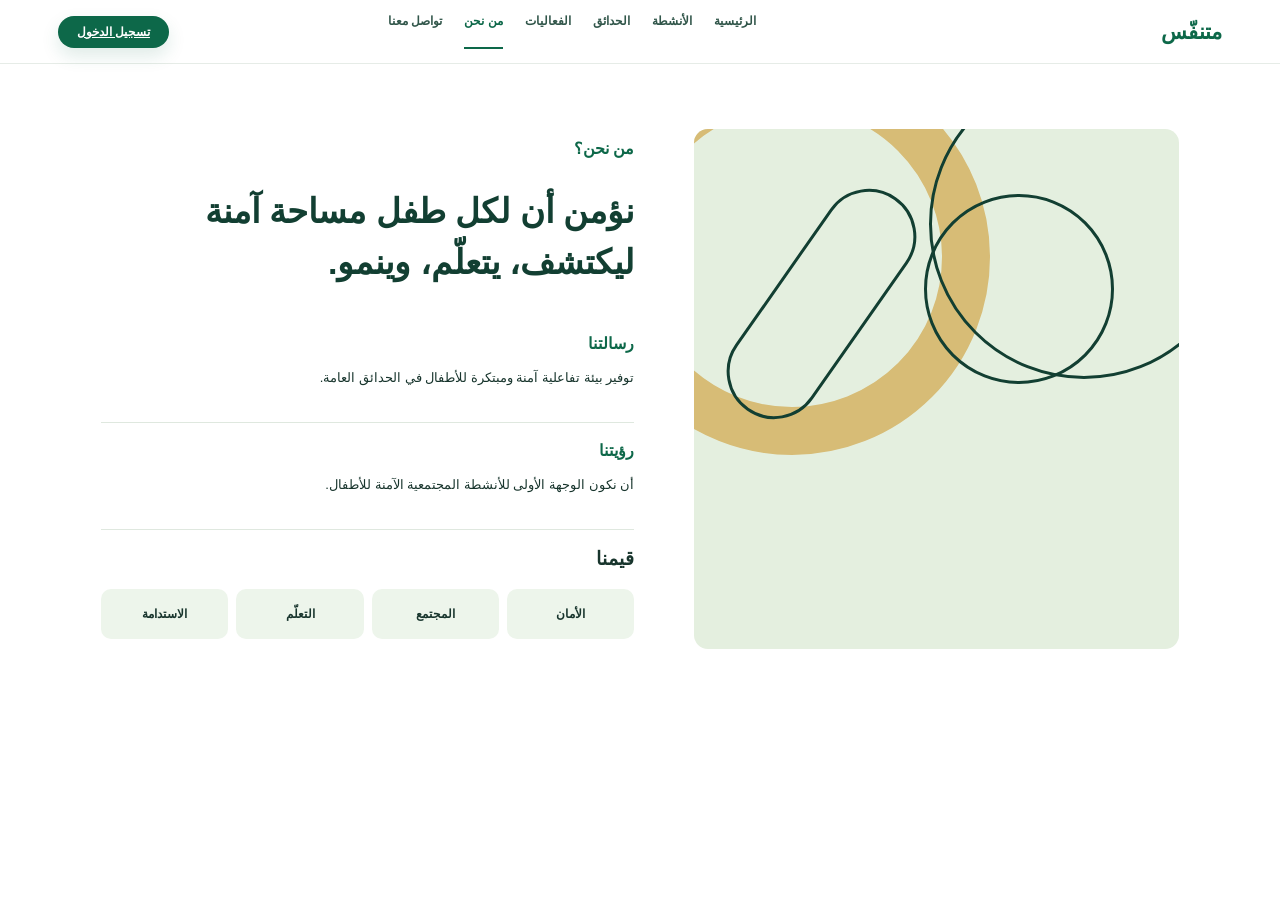
<file: motanafas/about.html>
<!doctype html><html lang="ar" dir="rtl"><head><meta charset="utf-8"><meta name="viewport" content="width=device-width,initial-scale=1"><title>متنفّس | من نحن</title><link rel="stylesheet" href="style.css"></head><body class="subpage"><header><a class="brand" href="index.html"><b>متنفّس</b></a><nav><a href="index.html">الرئيسية</a><a href="activities.html">الأنشطة</a><a href="parks.html">الحدائق</a><a href="events.html">الفعاليات</a><a class="active" href="about.html">من نحن</a><a href="contact.html">تواصل معنا</a></nav><a class="login" href="index.html#parent">تسجيل الدخول</a></header><div class="mobileNav"><a href="index.html">الرئيسية</a><a href="activities.html">الأنشطة</a><a href="parks.html">الحدائق</a><a href="events.html">الفعاليات</a><a href="about.html">من نحن</a><a href="contact.html">تواصل معنا</a></div><section class="aboutPage"><div class="aboutVisual"><div class="lineArt"><i></i><i></i><i></i></div></div><div><span>من نحن؟</span><h1>نؤمن أن لكل طفل مساحة آمنة ليكتشف، يتعلّم، وينمو.</h1><div class="statement"><b>رسالتنا</b><p>توفير بيئة تفاعلية آمنة ومبتكرة للأطفال في الحدائق العامة.</p></div><div class="statement"><b>رؤيتنا</b><p>أن نكون الوجهة الأولى للأنشطة المجتمعية الآمنة للأطفال.</p></div><h3>قيمنا</h3><div class="valueGrid"><b>الأمان</b><b>المجتمع</b><b>التعلّم</b><b>الاستدامة</b></div></div></section></body></html>
</file>
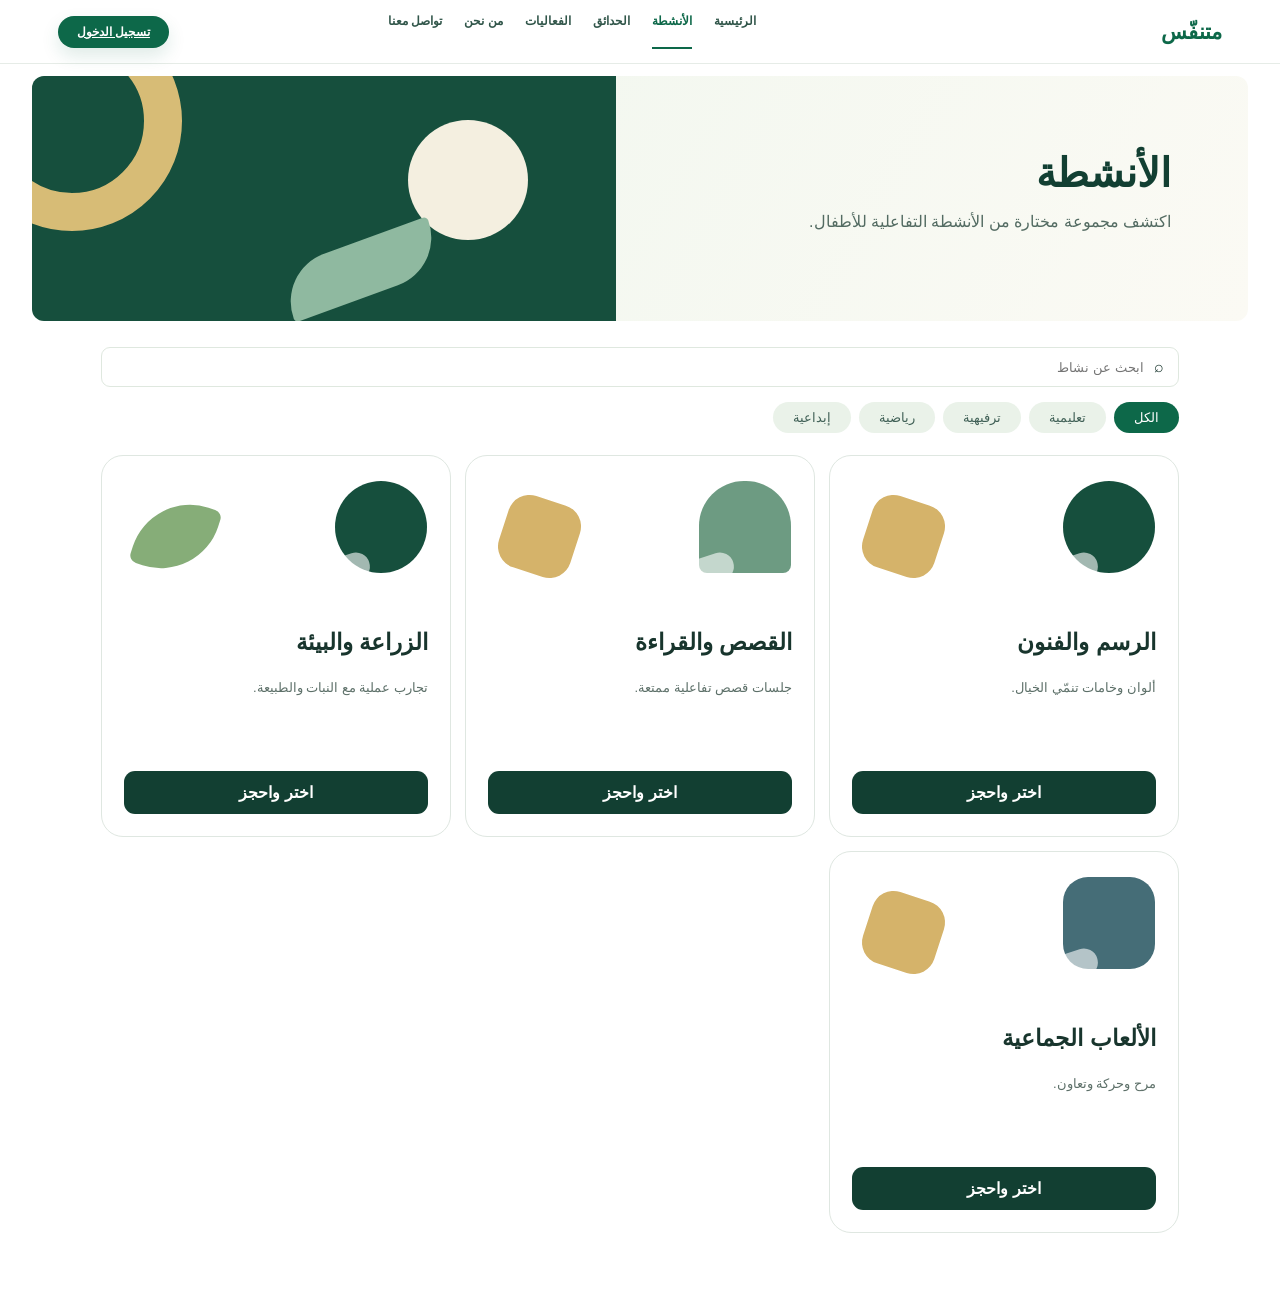
<file: motanafas/activities.html>
<!doctype html><html lang="ar" dir="rtl"><head><meta charset="utf-8"><meta name="viewport" content="width=device-width,initial-scale=1"><title>متنفّس | الأنشطة</title><link rel="stylesheet" href="style.css"></head><body class="subpage"><header><a class="brand" href="index.html"><b>متنفّس</b></a><nav><a href="index.html">الرئيسية</a><a class="active" href="activities.html">الأنشطة</a><a href="parks.html">الحدائق</a><a href="events.html">الفعاليات</a><a href="about.html">من نحن</a><a href="contact.html">تواصل معنا</a></nav><a class="login" href="index.html#parent">تسجيل الدخول</a></header><div class="mobileNav"><a href="index.html">الرئيسية</a><a href="activities.html">الأنشطة</a><a href="parks.html">الحدائق</a><a href="events.html">الفعاليات</a><a href="about.html">من نحن</a><a href="contact.html">تواصل معنا</a></div><section class="pageHero"><div><h1>الأنشطة</h1><p>اكتشف مجموعة مختارة من الأنشطة التفاعلية للأطفال.</p></div><div class="pageArt"><i></i><i></i><i></i></div></section><main class="pageWrap"><div class="searchbar">⌕ <input placeholder="ابحث عن نشاط"></div><div class="chipRow"><button class="active">الكل</button><button>تعليمية</button><button>ترفيهية</button><button>رياضية</button><button>إبداعية</button></div><div class="activityRail"><article class="activityTile artTile"><div class="abstractMark"><i></i><i></i><i></i></div><h3>الرسم والفنون</h3><p>ألوان وخامات تنمّي الخيال.</p><a class="bookActivity" href="booking.html?a=art">اختر واحجز</a></article><article class="activityTile readTile"><div class="abstractMark"><i></i><i></i><i></i></div><h3>القصص والقراءة</h3><p>جلسات قصص تفاعلية ممتعة.</p><a class="bookActivity" href="booking.html?a=read">اختر واحجز</a></article><article class="activityTile natureTile"><div class="abstractMark"><i></i><i></i><i></i></div><h3>الزراعة والبيئة</h3><p>تجارب عملية مع النبات والطبيعة.</p><a class="bookActivity" href="booking.html?a=nature">اختر واحجز</a></article><article class="activityTile playTile"><div class="abstractMark"><i></i><i></i><i></i></div><h3>الألعاب الجماعية</h3><p>مرح وحركة وتعاون.</p><a class="bookActivity" href="booking.html?a=play">اختر واحجز</a></article></div></main></body></html>
</file>
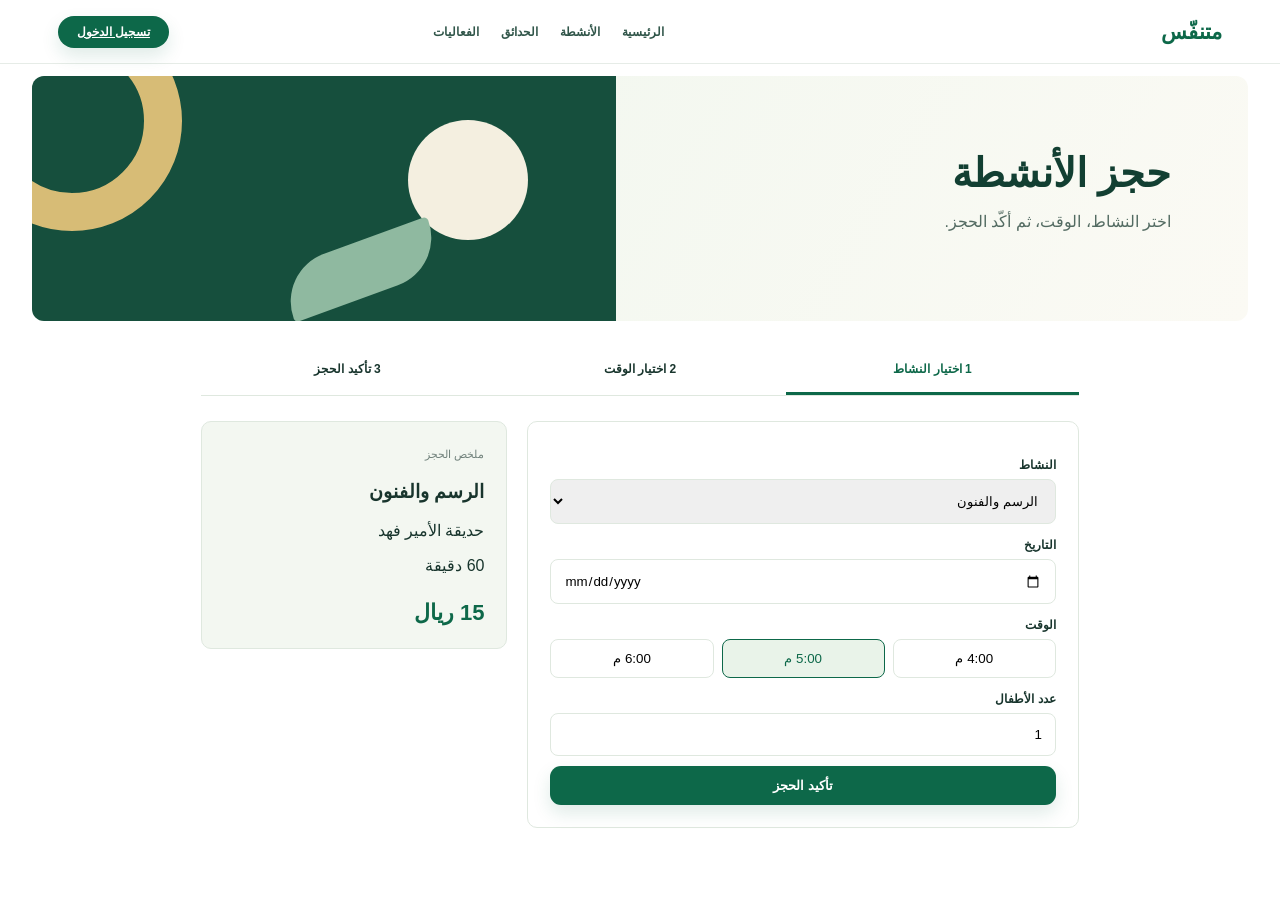
<file: motanafas/booking.html>
<!doctype html><html lang="ar" dir="rtl"><head><meta charset="utf-8"><meta name="viewport" content="width=device-width,initial-scale=1"><title>متنفّس | حجز النشاط</title><link rel="stylesheet" href="style.css"></head><body class="subpage"><header><a class="brand" href="index.html"><b>متنفّس</b></a><nav><a href="index.html">الرئيسية</a><a href="activities.html">الأنشطة</a><a href="parks.html">الحدائق</a><a href="events.html">الفعاليات</a></nav><a class="login" href="index.html#parent">تسجيل الدخول</a></header><div class="mobileNav"><a href="index.html">الرئيسية</a><a href="activities.html">الأنشطة</a><a href="parks.html">الحدائق</a><a href="events.html">الفعاليات</a><a href="about.html">من نحن</a><a href="contact.html">تواصل معنا</a></div><section class="pageHero bookingHero"><div><h1>حجز الأنشطة</h1><p>اختر النشاط، الوقت، ثم أكّد الحجز.</p></div><div class="pageArt"><i></i><i></i><i></i></div></section><main class="bookingPage"><div class="bookingSteps"><b class="active">1 اختيار النشاط</b><b>2 اختيار الوقت</b><b>3 تأكيد الحجز</b></div><div class="bookingLayout"><section><label>النشاط</label><select id="activitySelect"><option>الرسم والفنون</option><option>القصص والقراءة</option><option>الزراعة والبيئة</option><option>الألعاب الجماعية</option></select><label>التاريخ</label><input type="date"><label>الوقت</label><div class="timeGrid"><button>4:00 م</button><button class="active">5:00 م</button><button>6:00 م</button></div><label>عدد الأطفال</label><input type="number" value="1" min="1"><button class="btn full">تأكيد الحجز</button></section><aside><span>ملخص الحجز</span><h3 id="summaryActivity">الرسم والفنون</h3><p>حديقة الأمير فهد</p><p>60 دقيقة</p><strong>15 ريال</strong></aside></div></main><script>const s=document.getElementById('activitySelect'),o=document.getElementById('summaryActivity');s.onchange=()=>o.textContent=s.value;const q=new URLSearchParams(location.search).get('a'),m={art:'الرسم والفنون',read:'القصص والقراءة',nature:'الزراعة والبيئة',play:'الألعاب الجماعية'};if(m[q]){s.value=m[q];o.textContent=m[q]}</script></body></html>
</file>
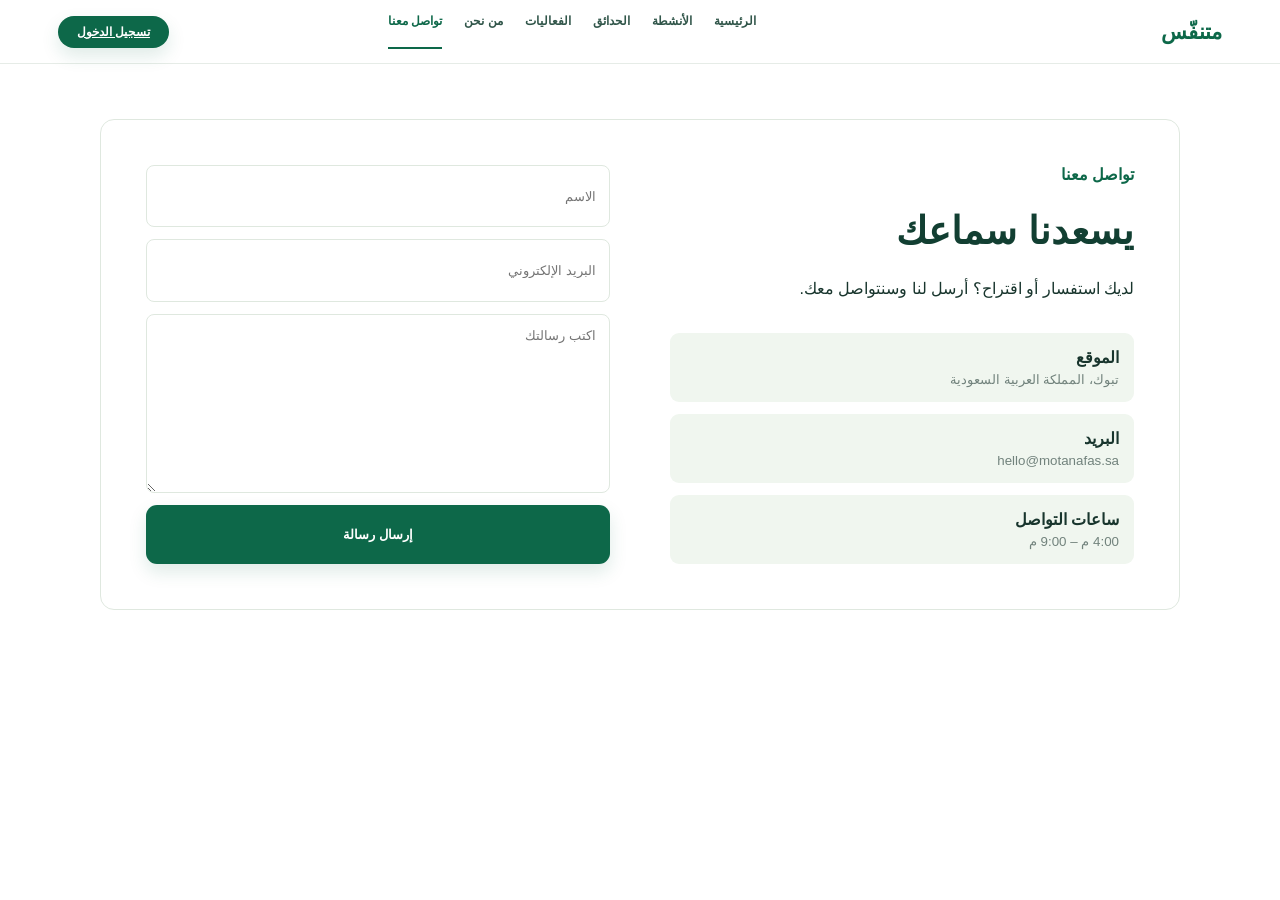
<file: motanafas/contact.html>
<!doctype html><html lang="ar" dir="rtl"><head><meta charset="utf-8"><meta name="viewport" content="width=device-width,initial-scale=1"><title>متنفّس | تواصل معنا</title><link rel="stylesheet" href="style.css"></head><body class="subpage"><header><a class="brand" href="index.html"><b>متنفّس</b></a><nav><a href="index.html">الرئيسية</a><a href="activities.html">الأنشطة</a><a href="parks.html">الحدائق</a><a href="events.html">الفعاليات</a><a href="about.html">من نحن</a><a class="active" href="contact.html">تواصل معنا</a></nav><a class="login" href="index.html#parent">تسجيل الدخول</a></header><div class="mobileNav"><a href="index.html">الرئيسية</a><a href="activities.html">الأنشطة</a><a href="parks.html">الحدائق</a><a href="events.html">الفعاليات</a><a href="about.html">من نحن</a><a href="contact.html">تواصل معنا</a></div><main class="contactPage"><div><span>تواصل معنا</span><h1>يسعدنا سماعك</h1><p>لديك استفسار أو اقتراح؟ أرسل لنا وسنتواصل معك.</p><div class="contactFacts"><b>الموقع<small>تبوك، المملكة العربية السعودية</small></b><b>البريد<small>hello@motanafas.sa</small></b><b>ساعات التواصل<small>4:00 م – 9:00 م</small></b></div></div><form><input placeholder="الاسم"><input type="email" placeholder="البريد الإلكتروني"><textarea placeholder="اكتب رسالتك"></textarea><button class="btn" type="button">إرسال رسالة</button></form></main></body></html>
</file>
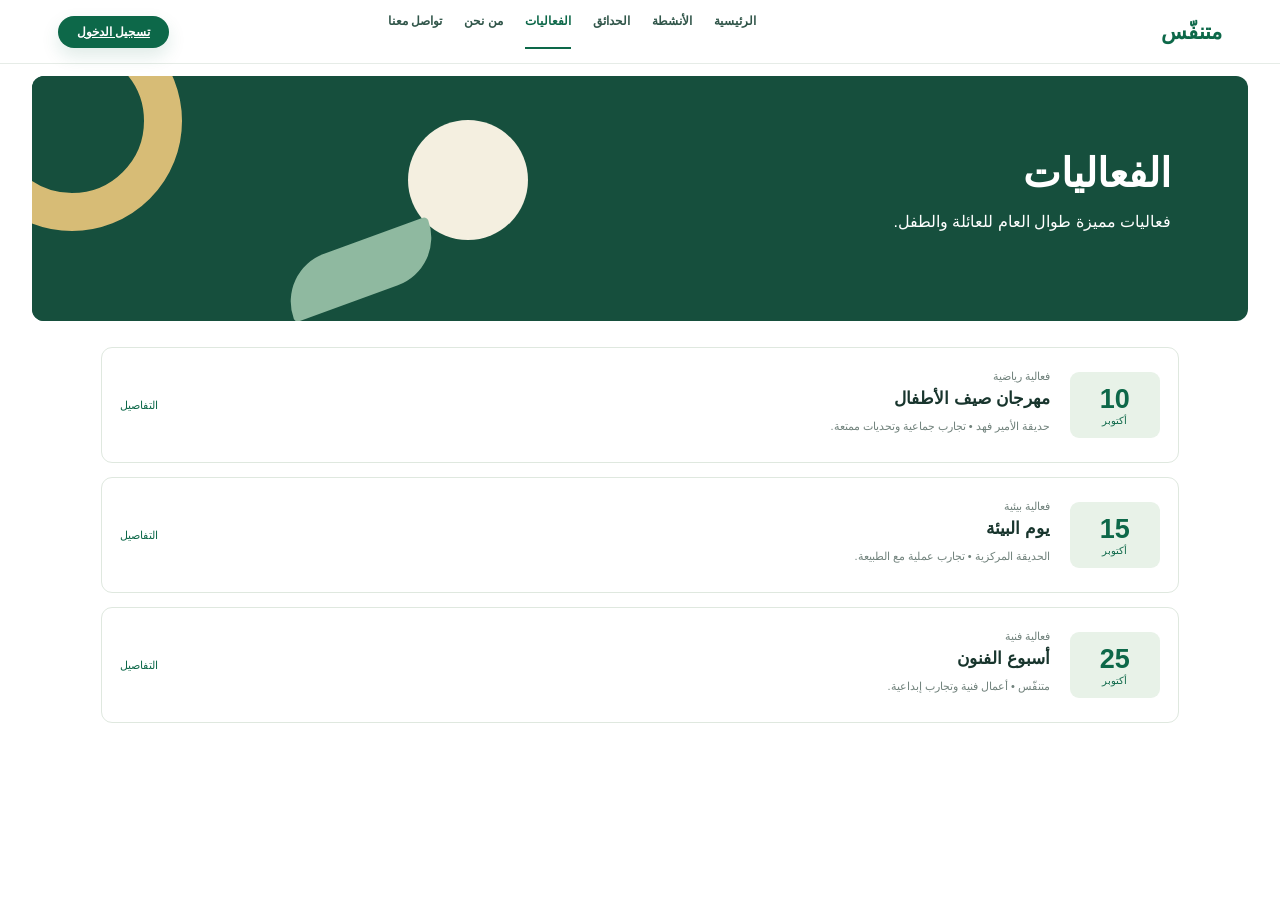
<file: motanafas/events.html>
<!doctype html><html lang="ar" dir="rtl"><head><meta charset="utf-8"><meta name="viewport" content="width=device-width,initial-scale=1"><title>متنفّس | الفعاليات</title><link rel="stylesheet" href="style.css"></head><body class="subpage"><header><a class="brand" href="index.html"><b>متنفّس</b></a><nav><a href="index.html">الرئيسية</a><a href="activities.html">الأنشطة</a><a href="parks.html">الحدائق</a><a class="active" href="events.html">الفعاليات</a><a href="about.html">من نحن</a><a href="contact.html">تواصل معنا</a></nav><a class="login" href="index.html#parent">تسجيل الدخول</a></header><div class="mobileNav"><a href="index.html">الرئيسية</a><a href="activities.html">الأنشطة</a><a href="parks.html">الحدائق</a><a href="events.html">الفعاليات</a><a href="about.html">من نحن</a><a href="contact.html">تواصل معنا</a></div><section class="pageHero darkHero"><div><h1>الفعاليات</h1><p>فعاليات مميزة طوال العام للعائلة والطفل.</p></div><div class="pageArt"><i></i><i></i><i></i></div></section><main class="pageWrap"><div class="eventPageList"><article><div class="dateBlock"><b>10</b><span>أكتوبر</span></div><div><small>فعالية رياضية</small><h3>مهرجان صيف الأطفال</h3><p>حديقة الأمير فهد • تجارب جماعية وتحديات ممتعة.</p></div><a href="activities.html">التفاصيل</a></article><article><div class="dateBlock"><b>15</b><span>أكتوبر</span></div><div><small>فعالية بيئية</small><h3>يوم البيئة</h3><p>الحديقة المركزية • تجارب عملية مع الطبيعة.</p></div><a href="activities.html">التفاصيل</a></article><article><div class="dateBlock"><b>25</b><span>أكتوبر</span></div><div><small>فعالية فنية</small><h3>أسبوع الفنون</h3><p>متنفّس • أعمال فنية وتجارب إبداعية.</p></div><a href="activities.html">التفاصيل</a></article></div></main></body></html>
</file>
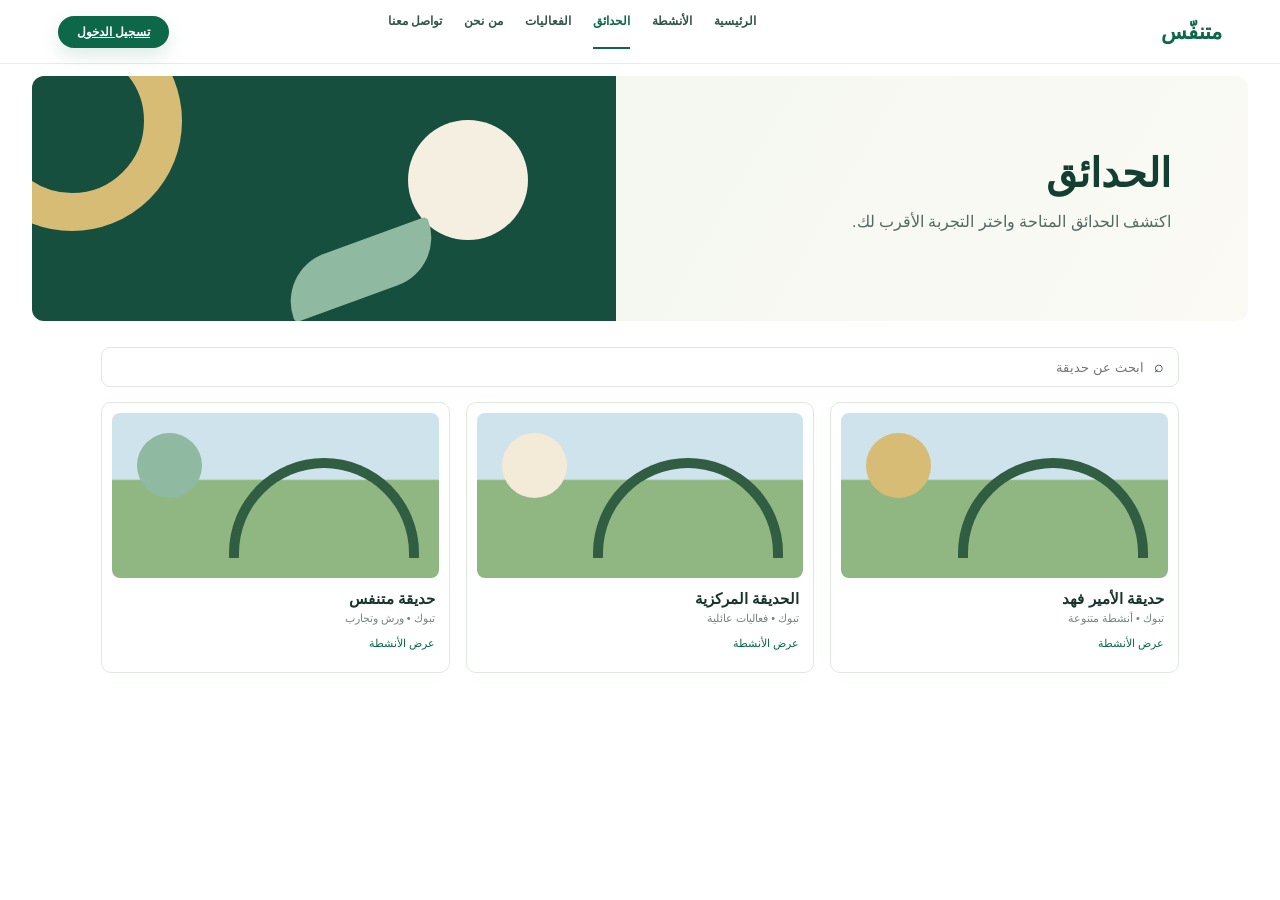
<file: motanafas/parks.html>
<!doctype html><html lang="ar" dir="rtl"><head><meta charset="utf-8"><meta name="viewport" content="width=device-width,initial-scale=1"><title>متنفّس | الحدائق</title><link rel="stylesheet" href="style.css"></head><body class="subpage"><header><a class="brand" href="index.html"><b>متنفّس</b></a><nav><a href="index.html">الرئيسية</a><a href="activities.html">الأنشطة</a><a class="active" href="parks.html">الحدائق</a><a href="events.html">الفعاليات</a><a href="about.html">من نحن</a><a href="contact.html">تواصل معنا</a></nav><a class="login" href="index.html#parent">تسجيل الدخول</a></header><div class="mobileNav"><a href="index.html">الرئيسية</a><a href="activities.html">الأنشطة</a><a href="parks.html">الحدائق</a><a href="events.html">الفعاليات</a><a href="about.html">من نحن</a><a href="contact.html">تواصل معنا</a></div><section class="pageHero"><div><h1>الحدائق</h1><p>اكتشف الحدائق المتاحة واختر التجربة الأقرب لك.</p></div><div class="pageArt parksArt"><i></i><i></i><i></i></div></section><main class="pageWrap"><div class="searchbar">⌕ <input placeholder="ابحث عن حديقة"></div><div class="parkGrid"><article><div class="parkVisual"></div><h3>حديقة الأمير فهد</h3><p>تبوك • أنشطة متنوعة</p><a href="activities.html">عرض الأنشطة</a></article><article><div class="parkVisual v2"></div><h3>الحديقة المركزية</h3><p>تبوك • فعاليات عائلية</p><a href="activities.html">عرض الأنشطة</a></article><article><div class="parkVisual v3"></div><h3>حديقة متنفس</h3><p>تبوك • ورش وتجارب</p><a href="activities.html">عرض الأنشطة</a></article></div></main></body></html>
</file>
<file: motanafas/style.css>
:root{--green:#0d6849;--green2:#164f3d;--mint:#eef6ed;--cream:#fbfaf4;--ink:#18352d;--line:#dfe8df;--gold:#d9b76b}*{box-sizing:border-box}html{scroll-behavior:smooth}body{margin:0;font-family:'Tajawal',Arial,sans-serif;background:#fff;color:var(--ink)}header{height:74px;display:flex;align-items:center;gap:32px;padding:0 5%;position:sticky;top:0;background:#fffffff2;backdrop-filter:blur(12px);z-index:20;border-bottom:1px solid #edf1ec}.brand{display:flex;align-items:center;gap:8px;color:var(--green);text-decoration:none;font-size:24px}.mark{font-size:19px;transform:rotate(-25deg)}nav{display:flex;gap:25px;margin:auto}nav a,footer a{color:#31564a;text-decoration:none;font-size:14px}.login,.btn{border:0;background:var(--green);color:white;border-radius:11px;padding:12px 22px;font-family:inherit;font-weight:700;cursor:pointer}.hero{min-height:520px;display:grid;grid-template-columns:48% 52%;background:linear-gradient(90deg,#fffaf1,#f6f5eb);overflow:hidden}.heroText{padding:85px 10% 60px 12%}.eyebrow,.title span,.aboutCopy>span,.feedback>div>span,.contact span{color:var(--green);font-weight:700}.hero h1{font-size:58px;margin:8px 0;color:var(--green);line-height:1}.hero h1 small{display:block;font-size:28px;line-height:1.55;margin-top:18px}.hero p{line-height:2;color:#60736c}.heroPhoto{background:linear-gradient(90deg,#fffaf1 0%,transparent 35%),url('images/hero.jpeg') center/cover}.actions{display:flex;gap:12px;margin-top:24px}.ghost{border:1px solid var(--green);color:var(--green);border-radius:11px;padding:11px 20px;text-decoration:none;font-weight:700}.features{display:grid;grid-template-columns:repeat(4,1fr);padding:25px 6%;border-bottom:1px solid var(--line)}.features article{display:grid;grid-template-columns:42px 1fr;gap:2px 10px;padding:10px 20px;border-left:1px solid var(--line);font-size:24px}.features b,.features span{font-size:14px}.features span{color:#71827c}.section{padding:80px 6%;scroll-margin-top:70px}.soft{background:var(--cream)}.title{text-align:center;margin-bottom:34px}.title h2,.about h2,.feedback h2,.contact h2{font-size:38px;margin:5px 0 10px;color:var(--green2)}.title p{color:#6f817a}.filters{text-align:center;margin-bottom:28px}.filters button,.times button{border:1px solid var(--line);background:white;padding:9px 25px;border-radius:22px;margin:4px;font-family:inherit}.filters .active,.times button:hover{background:var(--green);color:white}.cards{display:grid;grid-template-columns:repeat(3,1fr);gap:22px;max-width:1150px;margin:auto}.card{border:1px solid var(--line);border-radius:16px;overflow:hidden;background:white;box-shadow:0 8px 24px #164f3d0a}.card .pic{height:190px;background-size:cover;background-position:center}.card .pad{padding:18px}.card h3{margin:0 0 8px}.card p{font-size:13px;color:#71827c}.card button{width:100%;margin-top:8px}.steps{display:flex;justify-content:center;gap:80px;color:var(--green);margin-bottom:25px}.bookingBox{max-width:920px;margin:auto;border:1px solid var(--line);border-radius:18px;padding:28px;display:grid;grid-template-columns:2fr 1fr;gap:30px}.bookingBox label,.feedback label{display:block;font-weight:700;margin:14px 0 7px}.bookingBox input,.feedback select,.feedback textarea,.contact input,.contact textarea,.modalBox input,.modalBox select,.modalBox textarea{width:100%;border:1px solid var(--line);border-radius:10px;padding:13px;font-family:inherit}.full{width:100%;margin-top:18px}.bookingBox aside{background:var(--mint);padding:24px;border-radius:14px;line-height:2}.eventList{max-width:920px;margin:auto}.eventList article{display:grid;grid-template-columns:220px 1fr;gap:22px;background:white;border:1px solid var(--line);border-radius:15px;padding:12px;margin:14px 0}.eventPic{height:125px;border-radius:10px;background-size:cover;background-position:center}.e1{background-image:url('https://images.unsplash.com/photo-1472162072942-cd5147eb3902?auto=format&fit=crop&w=500&q=80')}.e2{background-image:url('https://images.unsplash.com/photo-1500530855697-b586d89ba3ee?auto=format&fit=crop&w=500&q=80')}.e3{background-image:url('https://images.unsplash.com/photo-1542810634-71277d95dcbb?auto=format&fit=crop&w=500&q=80')}.about{display:grid;grid-template-columns:1fr 1.1fr;gap:45px}.aboutHero{min-height:480px;border-radius:20px;background:url('https://images.unsplash.com/photo-1596464716127-f2a82984de30?auto=format&fit=crop&w=900&q=85') center/cover}.aboutCopy{padding:35px 0}.mission{background:var(--mint);padding:22px;border-radius:15px}.mission h3{color:var(--green);margin-bottom:4px}.values{display:grid;grid-template-columns:repeat(4,1fr);gap:10px;margin-top:20px}.values b{text-align:center;background:#fff;border:1px solid var(--line);padding:18px 8px;border-radius:12px}.feedback,.contact{display:grid;grid-template-columns:1fr 1fr;gap:60px;background:linear-gradient(135deg,#f5f9f2,#fffaf2)}.feedback form,.contact form{background:white;border:1px solid var(--line);padding:28px;border-radius:18px}.feedback textarea,.contact textarea,.modalBox textarea{height:120px;resize:vertical}.rating{direction:ltr;display:flex;justify-content:flex-end}.rating input{display:none}.rating label{font-size:34px;color:#d7d7d7;cursor:pointer;margin:0 2px}.rating input:checked~label,.rating label:hover,.rating label:hover~label{color:#e3b64f}.dashboard,.admin{padding:0;display:grid;grid-template-columns:245px 1fr;min-height:650px;background:#f7faf7}.side{background:white;padding:30px 18px;border-left:1px solid var(--line)}.side .big{margin-bottom:35px}.side button{display:block;width:100%;text-align:right;border:0;background:transparent;padding:14px;border-radius:10px;margin:4px 0;font-family:inherit;color:#466158;cursor:pointer}.side button.active,.side button:hover{background:var(--mint);color:var(--green);font-weight:700}.side.dark{background:#123f32}.side.dark .brand,.side.dark button{color:white}.side.dark button.active,.side.dark button:hover{background:#ffffff18}.dashContent{padding:38px}.dashTop{display:flex;justify-content:space-between;align-items:center}.avatar{width:48px;height:48px;border-radius:50%;display:grid;place-items:center;background:#dcebdc;font-weight:800}.stats{display:grid;grid-template-columns:repeat(4,1fr);gap:15px;margin:25px 0}.stats article{background:white;border:1px solid var(--line);border-radius:14px;padding:22px}.stats b{display:block;font-size:28px;color:var(--green)}.stats span{color:#71827c;font-size:13px}.reservation{display:flex;align-items:center;gap:15px;background:white;border:1px solid var(--line);padding:12px;border-radius:14px}.miniPic{width:90px;height:70px;border-radius:10px;background:url('https://images.unsplash.com/photo-1596464716127-f2a82984de30?auto=format&fit=crop&w=300&q=80') center/cover}.tag{margin-right:auto;background:#e4f5e8;color:#237444;padding:6px 12px;border-radius:20px}.adminGrid{display:grid;grid-template-columns:2fr 1fr;gap:18px}.panel{background:white;border:1px solid var(--line);border-radius:14px;padding:22px}.panel p{display:flex;justify-content:space-between;border-bottom:1px solid #eee;padding-bottom:12px}.bars{height:220px;display:flex;align-items:flex-end;gap:22px;padding:20px}.bars i{display:block;flex:1;background:linear-gradient(#77ae8f,var(--green));border-radius:8px 8px 2px 2px}footer{padding:35px 6%;display:flex;align-items:center;gap:25px;background:#103e31;color:white}footer b{font-size:24px}footer span{margin-left:auto}footer a{color:#dcece5}.modal{display:none;position:fixed;inset:0;background:#0b2e2588;z-index:50;place-items:center;padding:20px}.modal.show{display:grid}.modalBox{position:relative;width:min(430px,100%);background:white;padding:32px;border-radius:18px;box-shadow:0 25px 70px #0004}.modalBox>*{margin-top:10px}.x{position:absolute;left:15px;top:8px;border:0;background:none;font-size:26px;cursor:pointer}#toast{position:fixed;bottom:25px;left:25px;background:#153f33;color:white;padding:14px 22px;border-radius:12px;opacity:0;transform:translateY(15px);transition:.25s;z-index:100}#toast.show{opacity:1;transform:none}@media(max-width:850px){nav{display:none}.hero{grid-template-columns:1fr}.heroText{padding:55px 7%}.hero h1{font-size:45px}.heroPhoto{height:280px;order:-1}.features{grid-template-columns:1fr 1fr}.cards{grid-template-columns:1fr 1fr}.about,.feedback,.contact{grid-template-columns:1fr}.dashboard,.admin{grid-template-columns:1fr}.side{display:none}.stats{grid-template-columns:1fr 1fr}.adminGrid{grid-template-columns:1fr}.bookingBox{grid-template-columns:1fr}.steps{gap:15px;font-size:13px}.values{grid-template-columns:1fr 1fr}}@media(max-width:540px){header{padding:0 4%}.cards{grid-template-columns:1fr}.features{grid-template-columns:1fr}.eventList article{grid-template-columns:1fr}.eventPic{height:180px}.section{padding:55px 5%}.stats{grid-template-columns:1fr 1fr}.dashContent{padding:25px 15px}.hero h1 small{font-size:22px}.feedback,.contact{gap:20px}footer{flex-wrap:wrap}footer span{width:100%}}

/* 2026 visual refinement — closer to supplied Motanafas reference */
.logo-lockup{display:inline-flex;align-items:center;gap:7px;line-height:1}.logo-lockup b{font-weight:800;letter-spacing:-1px}.leaf-logo{width:34px;height:30px;fill:var(--green);flex:0 0 auto}.brand.big .leaf-logo{width:39px;height:34px}.brand.big .logo-lockup{font-size:26px}
header{height:68px;box-shadow:0 4px 18px #164f3d0b}.hero{min-height:575px;grid-template-columns:45% 55%;background:#fbf8ee}.heroText{display:flex;flex-direction:column;justify-content:center;padding:72px 11% 64px 9%;position:relative;z-index:2}.hero h1{font-size:64px;letter-spacing:-2px}.hero h1 small{font-size:27px;max-width:510px}.heroPhoto{min-height:575px;background-image:linear-gradient(90deg,#fbf8ee 0%,rgba(251,248,238,.72) 8%,transparent 35%),url('images/hero.jpeg');background-position:center;background-size:cover}.heroPhoto:after{content:'';display:block;height:100%;background:linear-gradient(0deg,rgba(10,72,50,.08),transparent 35%)}
.card{transition:.2s ease}.card:hover{transform:translateY(-3px);box-shadow:0 14px 34px #164f3d14}.card .pic{height:220px}.feedback{position:relative;overflow:hidden}.feedback:before{content:'❦';position:absolute;left:4%;bottom:-20px;font-size:150px;color:#dfeedd;opacity:.55}.feedback form{position:relative}.feedback h2{font-size:44px}
@media(max-width:850px){.hero{grid-template-columns:1fr}.heroPhoto{min-height:340px;height:340px;order:-1;background-image:linear-gradient(0deg,#fbf8ee 0%,transparent 28%),url('images/hero.jpeg')}.heroText{text-align:center;padding:42px 7% 55px}.actions{justify-content:center}.hero h1{font-size:50px}.hero h1 small{margin-inline:auto}.brand{font-size:22px}.leaf-logo{width:31px}}
.registerBox{max-height:90vh;overflow:auto}.formGrid{display:grid;grid-template-columns:1fr 1fr;gap:10px}.child-panel{margin-top:24px}.muted{opacity:.72}.full{width:100%;margin-top:10px}.modalBox h3{margin:18px 0 8px;color:#155c43}.modalBox select,.modalBox textarea{width:100%;box-sizing:border-box;margin:6px 0;padding:13px;border:1px solid #d9e4dc;border-radius:12px;background:#fff;font-family:inherit}.modalBox textarea{min-height:80px}.extra-child{padding:12px;background:#f4f8f5;border-radius:12px;margin:8px 0}
/* Motanafas illustrated visual system — no external photos */
.heroPhoto{position:relative;overflow:hidden;background:linear-gradient(145deg,#e9f5e7 0%,#f7f1d9 58%,#dcefdc 100%)!important;display:grid;place-items:center}.heroPhoto:before{content:'';position:absolute;width:520px;height:520px;border-radius:50%;background:#fff8d9;top:-270px;left:-80px;opacity:.75}.heroPhoto:after{content:'';position:absolute;left:-8%;right:-8%;bottom:-110px;height:270px;border-radius:50% 50% 0 0;background:linear-gradient(#b8dbad,#8fc58b)!important}.hero-art{position:relative;width:min(520px,90%);height:390px;z-index:2;filter:drop-shadow(0 18px 24px #174c3420)}.hero-art span{position:absolute;display:grid;place-items:center;user-select:none}.hero-art .sun{font-size:72px;top:5px;left:30px}.hero-art .tree{font-size:145px;bottom:25px}.hero-art .t1{right:0}.hero-art .t2{left:10px;font-size:110px}.hero-art .kid{font-size:105px;bottom:28px}.hero-art .k1{right:155px}.hero-art .k2{left:150px}.hero-art .ball{font-size:42px;bottom:20px;left:235px}.hero-art .book{font-size:50px;top:115px;right:185px;transform:rotate(-8deg)}.hero-art .spark{font-size:48px;color:#d9b76b;top:65px;right:100px}.card .pic{position:relative;background-image:none!important;display:grid;place-items:center;overflow:hidden}.card .pic:before{font-size:78px;filter:drop-shadow(0 8px 8px #0001)}.card:nth-child(4n+1) .pic{background:linear-gradient(145deg,#eef6ed,#d8ecd4)!important}.card:nth-child(4n+1) .pic:before{content:'📚'}.card:nth-child(4n+2) .pic{background:linear-gradient(145deg,#fff5dc,#f4dfae)!important}.card:nth-child(4n+2) .pic:before{content:'🎨'}.card:nth-child(4n+3) .pic{background:linear-gradient(145deg,#e7f4e5,#c5e5bf)!important}.card:nth-child(4n+3) .pic:before{content:'🌱'}.card:nth-child(4n) .pic{background:linear-gradient(145deg,#eaf3f8,#d3e7f0)!important}.card:nth-child(4n) .pic:before{content:'🧩'}.eventPic{display:grid;place-items:center;background-image:none!important}.eventPic:before{font-size:56px}.e1{background:linear-gradient(145deg,#eaf4e6,#cfe8c9)!important}.e1:before{content:'🏃'}.e2{background:linear-gradient(145deg,#fff5dc,#f1e2b8)!important}.e2:before{content:'🌍'}.e3{background:linear-gradient(145deg,#f5ecf6,#ead7ec)!important}.e3:before{content:'🎨'}.aboutHero{position:relative;display:grid;place-items:center;overflow:hidden;background:linear-gradient(145deg,#dcefd8,#f7f0d6)!important}.aboutHero:before{content:'';position:absolute;inset:auto -10% -35% -10%;height:65%;border-radius:50% 50% 0 0;background:#a9d39f}.about-art{position:relative;z-index:2;display:grid;grid-template-columns:repeat(2,1fr);gap:25px;align-items:center;justify-items:center;font-size:82px}.miniPic{background:linear-gradient(145deg,#e8f3e5,#f5e7c9)!important;display:grid;place-items:center}.miniPic:before{content:'🎨';font-size:36px}.card,.panel,.bookingBox,.feedback form,.contact form{box-shadow:0 12px 36px #164f3d0c}.btn,.login{transition:.2s ease;box-shadow:0 8px 18px #0d684922}.btn:hover,.login:hover{transform:translateY(-1px);filter:brightness(.96)}input,select,textarea{outline:none;transition:.2s}input:focus,select:focus,textarea:focus{border-color:#75aa91!important;box-shadow:0 0 0 3px #75aa9120}.reservation{margin-bottom:10px}.dashboard{border-top:1px solid var(--line)}
@media(max-width:850px){.heroPhoto{min-height:330px!important;height:330px!important}.hero-art{height:285px;transform:scale(.78)}.about-art{font-size:62px}}

/* Premium 2026 layout: clean, image-free, distinct content bands */
.premiumHero{min-height:610px;background:#f6f3e8;grid-template-columns:46% 54%;border-bottom:1px solid #e4e8df}.premiumHero .heroText{padding-right:12%;max-width:680px}.premiumHero h1{font-size:72px;line-height:.98;letter-spacing:-3px}.premiumHero h1 small{font-size:30px;letter-spacing:-1px;color:#31564a}.visualScene{position:relative;overflow:hidden;min-height:610px;background:linear-gradient(145deg,#123f32,#1b6049);isolation:isolate}.orb,.arch,.playShape{position:absolute}.orb{border-radius:50%;filter:blur(.2px)}.orb1{width:390px;height:390px;background:#d9b76b;left:-85px;top:-110px;opacity:.92}.orb2{width:260px;height:260px;background:#d9ead8;right:10%;bottom:-85px}.arch{border:46px solid #f4efe0;border-bottom:0;border-radius:190px 190px 0 0}.a1{width:280px;height:220px;right:14%;top:110px;transform:rotate(-10deg)}.a2{width:190px;height:145px;left:8%;bottom:55px;border-color:#8bb69e;transform:rotate(22deg)}.playShape{background:#f6f3e8}.p1{width:85px;height:85px;right:12%;bottom:60px;border-radius:28px;transform:rotate(18deg)}.p2{width:120px;height:32px;left:34%;top:70px;border-radius:30px;transform:rotate(-25deg)}.sceneLabel{position:absolute;z-index:3;right:13%;bottom:85px;color:#fff;display:flex;flex-direction:column;gap:7px}.sceneLabel b{font-size:44px}.sceneLabel span{font-size:15px;letter-spacing:1px}.trustStrip{display:grid;grid-template-columns:repeat(4,1fr);padding:0 6%;background:#fff;border-bottom:1px solid var(--line)}.trustStrip div{padding:26px 25px;border-left:1px solid var(--line)}.trustStrip div:last-child{border-left:0}.trustStrip b,.trustStrip span{display:block}.trustStrip b{color:var(--green2);font-size:16px;margin-bottom:5px}.trustStrip span{color:#788981;font-size:12px}.activitySection{background:#fff;padding-top:95px}.sectionHead{max-width:1200px;margin:0 auto 34px;display:flex;justify-content:space-between;align-items:end;gap:30px}.sectionHead h2,.bandIntro h2{font-size:48px;margin:4px 0;color:var(--green2);letter-spacing:-1px}.sectionHead>div>span,.bandIntro>span{color:#8d7440;font-weight:800}.sectionHead p{color:#71827c;margin-bottom:0}.stripNav{display:flex;gap:7px;flex-wrap:wrap}.stripNav button{border:1px solid #dbe5de;background:#fff;padding:9px 18px;border-radius:999px;font-family:inherit;color:#31564a}.stripNav .active{background:#153f33;color:#fff;border-color:#153f33}.activityRail{max-width:1200px;margin:auto;display:grid;grid-template-columns:repeat(4,1fr);gap:14px}.activityTile{min-height:390px;border-radius:22px;padding:22px;display:flex;flex-direction:column;position:relative;overflow:hidden;border:1px solid #dfe7e1;transition:.25s}.activityTile:hover{transform:translateY(-6px);box-shadow:0 20px 45px #164f3d14}.artTile{background:#f3ead8}.readTile{background:#e7f0ea}.natureTile{background:#e0eddb}.playTile{background:#e7ecef}.abstractMark{height:128px;position:relative;margin:-4px -4px 15px}.abstractMark i{position:absolute;display:block}.abstractMark i:nth-child(1){width:92px;height:92px;border-radius:50%;background:#164f3d;right:5px;top:7px}.abstractMark i:nth-child(2){width:75px;height:75px;border-radius:22px;background:#d5b36a;left:18px;top:25px;transform:rotate(18deg)}.abstractMark i:nth-child(3){width:115px;height:28px;border-radius:20px;background:#fff9;right:60px;bottom:8px;transform:rotate(-18deg)}.readTile .abstractMark i:nth-child(1){border-radius:45px 45px 8px 8px;background:#6d9b82}.natureTile .abstractMark i:nth-child(2){background:#86ad78;border-radius:60px 8px}.playTile .abstractMark i:nth-child(1){background:#456d77;border-radius:25px}.pill{align-self:flex-start;background:#fff9;padding:5px 10px;border-radius:999px;font-size:11px;color:#52665f}.activityTile h3{font-size:23px;margin:12px 0 7px}.activityTile p{font-size:13px;line-height:1.8;color:#5d7069;min-height:68px}.activityMeta{display:flex;gap:8px;flex-wrap:wrap;margin-top:auto}.activityMeta span{font-size:11px;background:#fff9;padding:6px 8px;border-radius:7px}.bookActivity{margin-top:14px;border:0;background:#123f32;color:#fff;border-radius:11px;padding:12px;font-family:inherit;font-weight:800;cursor:pointer}.eventBand{background:#123f32;color:#fff;padding:70px 6%;display:grid;grid-template-columns:300px 1fr;gap:55px}.bandIntro h2{color:#fff}.bandIntro p{color:#c9d9d1;line-height:1.8}.bandIntro a{color:#e5c984;text-decoration:none;font-weight:700}.eventRail{display:grid;grid-template-columns:repeat(3,1fr);gap:12px}.eventRail article{min-height:240px;border:1px solid #ffffff24;border-radius:18px;padding:24px;background:#ffffff09;display:flex;flex-direction:column}.eventRail article b{color:#e5c984}.eventRail article h3{font-size:22px;margin:30px 0 8px}.eventRail article p{color:#cbd9d3}.eventRail article span{margin-top:auto;font-size:12px;color:#9fb9ae}.premiumAbout{background:#f8f7f0;align-items:stretch}.aboutCanvas{min-height:500px;border-radius:24px;background:#d9b76b;position:relative;overflow:hidden;padding:45px;display:flex;align-items:flex-end}.aboutCanvas strong{position:relative;z-index:2;color:#123f32;font-size:48px;line-height:1.1}.lineArt i{position:absolute;border:3px solid #123f32;border-radius:50%}.lineArt i:nth-child(1){width:310px;height:310px;top:-60px;right:-60px}.lineArt i:nth-child(2){width:190px;height:190px;top:65px;right:65px}.lineArt i:nth-child(3){width:95px;height:260px;border-radius:80px;left:80px;top:45px;transform:rotate(35deg)}.lineArt i:nth-child(4){width:230px;height:55px;border-radius:40px;left:-35px;bottom:80px;transform:rotate(-20deg)}.premiumAbout .values b{font-size:13px}.heroPhoto,.hero-art,.eventPic,.aboutHero,.about-art{display:none!important}
@media(max-width:950px){.premiumHero{grid-template-columns:1fr}.visualScene{min-height:390px;order:-1}.premiumHero .heroText{text-align:right;padding:55px 7%}.premiumHero h1{font-size:58px}.trustStrip{grid-template-columns:1fr 1fr}.activityRail{grid-template-columns:1fr 1fr}.sectionHead{align-items:flex-start;flex-direction:column}.eventBand{grid-template-columns:1fr}.eventRail{grid-template-columns:1fr 1fr 1fr}}
@media(max-width:600px){.visualScene{min-height:300px}.premiumHero h1{font-size:45px}.premiumHero h1 small{font-size:22px}.trustStrip{grid-template-columns:1fr 1fr;padding:0 3%}.trustStrip div{padding:18px 12px}.activityRail{grid-template-columns:1fr;display:grid}.activityTile{min-height:350px}.eventRail{grid-template-columns:1fr}.eventBand{padding:55px 5%}.aboutCanvas{min-height:340px}.aboutCanvas strong{font-size:36px}.sectionHead h2,.bandIntro h2{font-size:40px}}

/* Clear mobile hero artwork */
.visualScene{background:linear-gradient(145deg,#0f4937 0%,#176249 100%)!important}.brandArtwork{position:relative;width:100%;height:100%;min-height:610px;overflow:hidden}.ba-ring{position:absolute;width:390px;height:390px;border:62px solid #d8bd78;border-radius:50%;left:-105px;top:-95px;opacity:.96}.ba-card{position:absolute;width:310px;height:330px;border-radius:155px 155px 36px 36px;background:#f4efe0;right:10%;bottom:-55px;transform:rotate(-7deg)}.ba-leaf{position:absolute;width:120px;height:55px;background:#8fbaa0;border-radius:100% 0 100% 0}.ba-leaf.l1{right:26%;top:105px;transform:rotate(-25deg)}.ba-leaf.l2{right:13%;top:155px;transform:rotate(32deg);background:#d8bd78}.ba-dot{position:absolute;border-radius:50%;background:#f4efe0}.ba-dot.d1{width:34px;height:34px;left:20%;bottom:24%}.ba-dot.d2{width:18px;height:18px;left:29%;bottom:18%;background:#d8bd78}.ba-word{position:absolute;right:12%;top:44%;z-index:4;color:#123f32;background:#f7f4e9;padding:22px 26px;border-radius:18px;box-shadow:0 18px 45px #08271d35}.ba-word b,.ba-word span{display:block}.ba-word b{font-size:42px}.ba-word span{font-size:13px;margin-top:5px;color:#557067}@media(max-width:950px){.brandArtwork{min-height:390px}.ba-card{width:245px;height:260px;right:12%;bottom:-55px}.ba-ring{width:290px;height:290px;border-width:48px;left:-80px;top:-75px}.ba-leaf{width:90px;height:42px}.ba-leaf.l1{right:27%;top:60px}.ba-leaf.l2{right:10%;top:95px}.ba-word{right:50%;top:50%;transform:translate(50%,-35%);width:max-content;max-width:78%;text-align:center;padding:18px 28px}.ba-word b{font-size:38px}}@media(max-width:600px){.visualScene{min-height:270px!important}.brandArtwork{min-height:270px}.ba-ring{width:230px;height:230px;border-width:38px;left:-70px;top:-75px}.ba-card{width:185px;height:210px;right:5%;bottom:-55px}.ba-leaf{width:72px;height:34px}.ba-leaf.l1{right:24%;top:45px}.ba-leaf.l2{right:6%;top:78px}.ba-word{top:52%;background:#f7f4e9f2;padding:14px 24px}.ba-word b{font-size:32px}.ba-word span{font-size:11px}}

/* Hero hotfix — stable mobile composition */
.visualScene{display:block!important;position:relative!important;min-height:610px!important;background:#123f32!important;overflow:hidden!important}.brandArtwork,.ba-ring,.ba-card,.ba-leaf,.ba-dot,.ba-word{display:none!important}.heroPattern{display:block!important;position:absolute!important;inset:0!important;overflow:hidden!important;background:linear-gradient(145deg,#123f32 0%,#1a5d47 100%)}.hp-line{position:absolute;display:block;width:430px;height:430px;border:72px solid #d7bc76;border-radius:50%}.hp-line.one{left:-170px;top:-150px}.hp-line.two{right:-250px;bottom:-260px;border-color:#7fae92}.hp-circle{position:absolute;width:155px;height:155px;border-radius:50%;background:#f5f0df;right:10%;top:12%}.hp-leaf{position:absolute;display:block;width:150px;height:62px;border-radius:100% 0 100% 0;background:#8fb9a0}.leaf1{right:30%;bottom:16%;transform:rotate(-24deg)}.leaf2{right:13%;bottom:9%;transform:rotate(25deg);background:#d7bc76}.heroPatternText{position:absolute;right:10%;bottom:14%;z-index:5;color:#fff}.heroPatternText b{display:block;font-size:48px;line-height:1.08;letter-spacing:-1px}.heroPatternText span{display:block;margin-top:14px;color:#d8e6df;font-size:13px}.premiumHero .heroText{position:relative;z-index:6}
@media(max-width:950px){.premiumHero{display:flex!important;flex-direction:column!important}.visualScene{order:0!important;min-height:300px!important;height:300px!important}.premiumHero .heroText{order:1!important}.heroPattern{min-height:300px}.hp-line{width:260px;height:260px;border-width:44px}.hp-line.one{left:-95px;top:-105px}.hp-line.two{right:-145px;bottom:-170px}.hp-circle{width:105px;height:105px;right:8%;top:10%}.hp-leaf{width:95px;height:40px}.leaf1{right:35%;bottom:14%}.leaf2{right:14%;bottom:7%}.heroPatternText{right:8%;bottom:18%;max-width:70%}.heroPatternText b{font-size:34px}.heroPatternText span{font-size:11px}.premiumHero .heroText{text-align:right!important;padding:46px 7% 58px!important}}
@media(max-width:600px){.visualScene{min-height:255px!important;height:255px!important}.heroPattern{min-height:255px!important}.heroPatternText{right:7%;bottom:17%;max-width:75%}.heroPatternText b{font-size:30px}.heroPatternText span{font-size:10px}.hp-circle{width:82px;height:82px}.premiumHero .heroText{padding:42px 7% 52px!important}.premiumHero h1{font-size:44px!important}}

/* Hero text clarity */
.heroPatternText strong{display:block;color:#e4c878;font-size:17px;font-weight:800;margin-bottom:10px;letter-spacing:.2px}
.heroPatternText b{color:#fff!important;text-shadow:0 2px 12px #082b2080}
.heroPatternText span{color:#fff!important;opacity:.92;font-weight:500;text-shadow:0 1px 8px #082b2090}
@media(max-width:600px){
.heroPatternText{max-width:82%!important}
.heroPatternText strong{font-size:15px;margin-bottom:8px}
.heroPatternText b{font-size:31px!important;line-height:1.22!important}
.heroPatternText span{font-size:11px!important;line-height:1.6!important;margin-top:10px!important}
}

/* Reference-interface rebuild */
body{background:#f7faf7;color:#18352d}header{height:64px!important;padding:0 4.5%!important;background:#fff!important;border-bottom:1px solid #e6ece7!important;box-shadow:none!important}.brand{margin-left:auto}.leaf-logo{width:29px!important;height:26px!important}nav{gap:22px!important}nav a{font-size:12px!important;font-weight:600}.login{padding:9px 19px!important;border-radius:18px!important;font-size:12px!important}
.refHero{max-width:1440px;margin:auto;display:grid;grid-template-columns:54% 46%;min-height:470px;background:#fff}.refHeroVisual{position:relative;overflow:hidden;background:linear-gradient(180deg,#f7d9b7 0%,#e8c493 43%,#b7d2ad 44%,#7fa879 100%)}.refHeroVisual:before{content:'';position:absolute;inset:0;background:linear-gradient(90deg,transparent 55%,#fff 100%);z-index:2}.parkIllustration{position:absolute;inset:0}.parkIllustration:before{content:'';position:absolute;width:72%;height:150px;left:8%;bottom:28px;border-radius:50%;background:#5d8d61;box-shadow:110px -20px 0 #739d70}.parkIllustration:after{content:'';position:absolute;width:42%;height:210px;left:16%;bottom:35px;border:14px solid #315d43;border-bottom:0;border-radius:140px 140px 0 0;transform:skew(-8deg)}.parkIllustration i{position:absolute;display:block;background:#315d43}.parkIllustration i:nth-child(1){width:9px;height:180px;left:24%;bottom:100px;transform:rotate(7deg)}.parkIllustration i:nth-child(2){width:9px;height:165px;left:43%;bottom:105px;transform:rotate(-5deg)}.parkIllustration i:nth-child(3){width:135px;height:7px;left:25%;bottom:170px}.parkIllustration span{position:absolute;width:95px;height:95px;border-radius:50%;background:#173f31;left:31%;bottom:75px;box-shadow:-70px 10px 0 #d6b56b,80px 18px 0 #dfead8}.refHeroCopy{display:flex;flex-direction:column;justify-content:center;padding:55px 11% 55px 8%;position:relative;z-index:3}.refKicker{color:#759381;font-size:13px;font-weight:700}.refHeroCopy h1{font-size:48px;color:#0d6849;margin:8px 0 2px;line-height:1}.refHeroCopy h2{font-size:24px;line-height:1.55;margin:8px 0;color:#173f31}.refHeroCopy p{font-size:13px;line-height:2;color:#6d7f78}.refHeroCopy .actions{margin-top:17px}.refHeroCopy .btn,.refHeroCopy .ghost{font-size:12px;padding:10px 18px;border-radius:20px}.refBenefits{display:grid;grid-template-columns:repeat(4,1fr);max-width:1440px;margin:auto;background:#f2f7f2;border-top:1px solid #e0e9e1;border-bottom:1px solid #e0e9e1;padding:17px 5%}.refBenefits article{display:flex;align-items:center;justify-content:center;gap:12px;border-left:1px solid #dce6de;padding:8px}.refBenefits article:last-child{border:0}.refBenefits article>span{width:34px;height:34px;border-radius:50%;display:grid;place-items:center;background:#dfeee1;color:#0d6849;font-size:11px;font-weight:800}.refBenefits b,.refBenefits small{display:block}.refBenefits b{font-size:12px}.refBenefits small{font-size:10px;color:#789087;margin-top:3px}
.refActivities{padding:62px 5%!important;background:#fff!important}.refActivities .sectionHead{max-width:1180px;margin-bottom:22px}.refActivities .sectionHead h2{font-size:32px}.refActivities .sectionHead p{font-size:12px}.refActivities .activityRail{max-width:1180px;gap:16px}.refActivities .activityTile{min-height:315px;border-radius:10px;padding:14px;background:#fff!important;box-shadow:0 5px 18px #173f310c}.refActivities .abstractMark{height:115px;margin:-14px -14px 12px;background:#e8f0e6;overflow:hidden;border-radius:10px 10px 0 0}.refActivities .abstractMark i:nth-child(1){width:105px;height:105px;right:18px;top:20px}.refActivities .abstractMark i:nth-child(2){width:92px;height:60px;left:20px;top:25px}.refActivities .abstractMark i:nth-child(3){width:130px}.refActivities .pill{font-size:9px}.refActivities .activityTile h3{font-size:16px;margin:9px 0 4px}.refActivities .activityTile p{font-size:11px;min-height:50px}.refActivities .activityMeta span{font-size:9px}.refActivities .bookActivity{padding:9px;font-size:11px}
.refEvents{background:#f4f8f3!important;color:#173f31!important;padding:62px 5%!important}.refEvents .bandIntro h2{color:#173f31!important;font-size:32px}.refEvents .bandIntro p{color:#71827c!important;font-size:12px}.refEvents .bandIntro a{color:#0d6849}.refEvents .eventRail article{background:#fff!important;border:1px solid #dfe8df!important;min-height:200px;border-radius:10px}.refEvents .eventRail article b{color:#0d6849}.refEvents .eventRail article h3{font-size:17px;margin:24px 0 6px}.refEvents .eventRail article p,.refEvents .eventRail article span{color:#71827c!important;font-size:11px}
@media(max-width:850px){header{height:68px!important}.refHero{display:flex;flex-direction:column;min-height:0}.refHeroVisual{height:245px;min-height:245px;order:0}.refHeroVisual:before{background:linear-gradient(0deg,#fff 0%,transparent 32%)}.refHeroCopy{order:1;padding:30px 7% 42px;text-align:right}.refHeroCopy h1{font-size:40px}.refHeroCopy h2{font-size:21px}.refBenefits{grid-template-columns:1fr 1fr;padding:10px 3%}.refBenefits article{justify-content:flex-start;padding:13px 8px}.activityRail{grid-template-columns:1fr 1fr!important}.refEvents{grid-template-columns:1fr!important}.refEvents .eventRail{grid-template-columns:1fr!important}.premiumHero{display:none!important}}
@media(max-width:540px){.refHeroVisual{height:215px;min-height:215px}.refHeroCopy{padding:24px 6% 36px}.refHeroCopy h1{font-size:37px}.refHeroCopy h2{font-size:19px}.refHeroCopy p{font-size:12px}.refHeroCopy .actions{display:flex!important}.refBenefits b{font-size:11px}.refBenefits small{font-size:9px}.refActivities{padding:48px 5%!important}.activityRail{grid-template-columns:1fr!important}.refActivities .activityTile{min-height:280px}.sectionHead h2{font-size:30px!important}}

/* Separate pages matching the supplied interface family */
.subpage{background:#f6faf6}.subpage header nav a.active{color:#0d6849;font-weight:800;border-bottom:2px solid #0d6849;padding-bottom:19px}.subpage .brand b{font-size:21px;color:#0d6849}.pageHero{min-height:245px;margin:12px 2.5% 0;border-radius:12px;overflow:hidden;background:linear-gradient(120deg,#dcebd8,#f3e4c5);display:grid;grid-template-columns:1fr 1.25fr;align-items:center;padding:35px 6%;position:relative}.pageHero h1{font-size:40px;color:#123f32;margin:0 0 8px}.pageHero p{color:#536b62}.pageArt{position:absolute;left:0;top:0;width:48%;height:100%;background:#1b6049;overflow:hidden}.pageArt i{position:absolute;display:block;border-radius:50%}.pageArt i:nth-child(1){width:220px;height:220px;border:38px solid #d7bc76;left:-70px;top:-65px}.pageArt i:nth-child(2){width:120px;height:120px;background:#f4efe0;right:15%;top:18%}.pageArt i:nth-child(3){width:160px;height:55px;border-radius:60px 5px;background:#8fb9a0;right:30%;bottom:10%;transform:rotate(-20deg)}.darkHero{background:#174c3b;color:white}.darkHero h1,.darkHero p{color:white}.bookingHero{background:linear-gradient(120deg,#f0e2c5,#dcebd8)}.pageWrap{max-width:1180px;margin:auto;padding:26px 4% 70px}.searchbar{background:#fff;border:1px solid #dfe8df;border-radius:9px;padding:10px 14px;display:flex;gap:8px;margin-bottom:15px}.searchbar input{border:0;outline:0;flex:1;background:transparent;font-family:inherit}.chipRow{display:flex;gap:8px;margin-bottom:22px}.chipRow button{border:0;background:#eaf2e9;padding:8px 20px;border-radius:20px;font-family:inherit;color:#416157}.chipRow .active{background:#0d6849;color:#fff}.subpage .activityRail{grid-template-columns:repeat(3,1fr)}.subpage .activityTile{min-height:300px;background:#fff!important}.subpage .bookActivity{display:block;text-align:center;text-decoration:none}.parkGrid{display:grid;grid-template-columns:repeat(3,1fr);gap:16px}.parkGrid article{background:#fff;border:1px solid #dfe8df;border-radius:10px;padding:10px}.parkGrid h3{font-size:15px;margin:12px 4px 4px}.parkGrid p{font-size:11px;color:#74867f;margin:4px}.parkGrid a{display:block;color:#0d6849;text-decoration:none;font-size:11px;margin:12px 4px}.parkVisual{height:165px;border-radius:8px;background:linear-gradient(180deg,#cfe3ed 0 40%,#90b781 41% 100%);position:relative;overflow:hidden}.parkVisual:before{content:'';position:absolute;width:170px;height:90px;border:10px solid #315d43;border-bottom:0;border-radius:100px 100px 0 0;bottom:20px;right:20px}.parkVisual:after{content:'';position:absolute;width:65px;height:65px;border-radius:50%;background:#d7bc76;left:25px;top:20px}.v2:after{background:#f3ead8}.v3:after{background:#8fb9a0}.eventPageList{display:grid;gap:14px}.eventPageList article{display:grid;grid-template-columns:90px 1fr auto;gap:20px;align-items:center;background:#fff;border:1px solid #dfe8df;border-radius:11px;padding:18px}.dateBlock{background:#e8f2e8;border-radius:9px;padding:12px;text-align:center;color:#0d6849}.dateBlock b,.dateBlock span{display:block}.dateBlock b{font-size:27px}.dateBlock span{font-size:10px}.eventPageList h3{margin:4px 0;font-size:17px}.eventPageList p,.eventPageList small{font-size:11px;color:#71827c}.eventPageList a{color:#0d6849;text-decoration:none;font-size:11px}.aboutPage{max-width:1180px;margin:35px auto;padding:30px 4%;display:grid;grid-template-columns:1fr 1.1fr;gap:60px;align-items:center}.aboutPage h1{font-size:34px;line-height:1.5;color:#123f32}.aboutPage>div>span{color:#0d6849;font-weight:800}.aboutVisual{height:520px;background:#e4efdF;border-radius:14px;position:relative;overflow:hidden}.aboutVisual:before{content:'';position:absolute;width:300px;height:300px;border:48px solid #d7bc76;border-radius:50%;left:-100px;top:-70px}.statement{border-bottom:1px solid #dfe8df;padding:18px 0}.statement b{color:#0d6849}.statement p{font-size:13px;line-height:1.9}.valueGrid{display:grid;grid-template-columns:repeat(4,1fr);gap:8px}.valueGrid b{background:#edf5eb;border-radius:10px;padding:18px 8px;text-align:center;font-size:12px}.contactPage{max-width:1080px;margin:55px auto;padding:45px;display:grid;grid-template-columns:1fr 1fr;gap:60px;background:#fff;border:1px solid #dfe8df;border-radius:14px}.contactPage h1{font-size:38px;color:#123f32}.contactPage>div>span{color:#0d6849;font-weight:800}.contactFacts{display:grid;gap:12px;margin-top:35px}.contactFacts b{background:#f0f6ef;padding:15px;border-radius:9px}.contactFacts small{display:block;color:#71827c;margin-top:5px;font-weight:400}.contactPage form{display:grid;gap:12px}.contactPage input,.contactPage textarea,.bookingPage input,.bookingPage select{padding:13px;border:1px solid #dfe8df;border-radius:8px;font-family:inherit}.contactPage textarea{min-height:160px}.bookingPage{max-width:980px;margin:25px auto 70px;padding:0 4%}.bookingSteps{display:grid;grid-template-columns:repeat(3,1fr);text-align:center;background:#fff;border-bottom:1px solid #dfe8df;margin-bottom:25px}.bookingSteps b{padding:16px;font-size:12px}.bookingSteps .active{color:#0d6849;border-bottom:3px solid #0d6849}.bookingLayout{display:grid;grid-template-columns:1.8fr 1fr;gap:20px}.bookingLayout section,.bookingLayout aside{background:#fff;border:1px solid #dfe8df;border-radius:10px;padding:22px}.bookingLayout label{display:block;font-size:12px;font-weight:700;margin:14px 0 7px}.bookingLayout input,.bookingLayout select{width:100%}.timeGrid{display:grid;grid-template-columns:repeat(3,1fr);gap:8px}.timeGrid button{padding:11px;border:1px solid #dfe8df;background:#fff;border-radius:8px;font-family:inherit}.timeGrid .active{border-color:#0d6849;background:#e9f3e9;color:#0d6849}.bookingLayout aside{background:#f3f7f1;height:max-content}.bookingLayout aside span{font-size:11px;color:#71827c}.bookingLayout aside strong{display:block;color:#0d6849;font-size:22px;margin-top:25px}
@media(max-width:800px){.subpage header nav{display:none}.pageHero{display:block;min-height:205px;padding:35px 7%}.pageArt{width:42%;opacity:.35}.pageHero h1{font-size:34px;position:relative;z-index:2}.pageHero p{position:relative;z-index:2;max-width:60%}.subpage .activityRail,.parkGrid{grid-template-columns:1fr 1fr}.aboutPage,.contactPage,.bookingLayout{grid-template-columns:1fr}.aboutVisual{height:300px}.eventPageList article{grid-template-columns:70px 1fr}.eventPageList article>a{display:none}}
@media(max-width:520px){.subpage .activityRail,.parkGrid{grid-template-columns:1fr}.pageHero{margin:0;border-radius:0}.chipRow{overflow:auto}.eventPageList article{gap:10px;padding:12px}.aboutPage{margin-top:10px;gap:25px}.aboutPage h1{font-size:27px}.contactPage{margin:20px 4%;padding:24px}.bookingSteps b{font-size:10px;padding:12px 5px}}

/* Restore original Motanafas palette + always-visible navigation */
:root{--green:#0d6849;--green2:#164f3d;--mint:#eef6ed;--cream:#fbfaf4;--ink:#18352d;--line:#dfe8df;--gold:#d9b76b}
body,.subpage{background:#fff!important;color:var(--ink)!important}
header{background:#fff!important}
.pageHero{background:linear-gradient(120deg,#eef6ed,#fbfaf4)!important}
.darkHero{background:var(--green2)!important}.darkHero h1,.darkHero p{color:#fff!important}
.pageArt{background:var(--green2)!important}
.refHero{background:var(--cream)!important}.refBenefits{background:var(--mint)!important}
.refActivities{background:#fff!important}.refEvents{background:var(--cream)!important}
.mobileNav{display:none}
@media(max-width:850px){
header{position:sticky!important;top:0!important;z-index:100!important;height:66px!important;padding:0 5%!important}
header .topNav,header nav{display:none!important}
.mobileNav{display:flex!important;position:sticky;top:66px;z-index:99;width:100%;height:48px;align-items:center;gap:7px;overflow-x:auto;padding:6px 12px;background:#fff;border-bottom:1px solid var(--line);box-shadow:0 5px 14px #164f3d0a;scrollbar-width:none}
.mobileNav::-webkit-scrollbar{display:none}.mobileNav a{flex:0 0 auto;text-decoration:none;color:#31564a;font-size:12px;font-weight:700;padding:8px 13px;border-radius:18px;white-space:nowrap}.mobileNav a:active{background:var(--mint);color:var(--green)}
.subpage header nav{display:none!important}
}

/* Homepage professional rebuild */
.homeHeader{height:74px!important;display:flex!important;align-items:center!important;gap:32px!important;padding:0 5%!important;background:#fff!important;border-bottom:1px solid #e6eee9!important;position:sticky!important;top:0!important;z-index:120!important}.homeHeader .brand{margin-left:0!important;text-decoration:none}.homeHeader .logo-lockup b{font-size:24px!important;color:#176b50}.homeHeader .leaf-logo{width:34px!important;height:30px!important}.desktopNav{display:flex!important;align-items:center;gap:27px!important;margin:auto}.desktopNav a{font-size:13px!important;color:#38564d!important;text-decoration:none!important;padding:27px 0 23px!important}.desktopNav a.active{color:#0d6849!important;font-weight:800!important;border-bottom:2px solid #0d6849}.headerActions{display:flex;align-items:center;gap:10px}.menuBtn{display:none;width:42px;height:42px;border:1px solid #dfe8df;background:#fff;border-radius:50%;padding:10px}.menuBtn span{display:block;height:2px;background:#174c3b;margin:4px 0;border-radius:2px}.mobileMenu{display:none}
.proHero{min-height:610px;display:grid;grid-template-columns:48% 52%;background:#fbfaf4;overflow:hidden}.proHeroCopy{padding:88px 10% 70px 12%;display:flex;flex-direction:column;justify-content:center;position:relative;z-index:3}.eyebrow{display:inline-flex;align-items:center;width:max-content;color:#0d6849;background:#eaf3e9;border-radius:30px;padding:8px 14px;font-size:12px;font-weight:800;margin-bottom:22px}.proHero h1{font-size:66px;line-height:.98;letter-spacing:-3px;color:#173f31;margin:0}.proHero h1 em{font-style:normal;color:#0d6849}.proHeroCopy>p{max-width:540px;color:#6e8079;font-size:15px;line-height:2;margin:26px 0}.heroActions{display:flex;align-items:center;gap:24px}.heroActions .btn{padding:13px 25px;border-radius:25px;font-size:13px}.heroLink{color:#174c3b;text-decoration:none;font-size:13px;font-weight:800}.heroLink b{font-size:17px;margin-right:5px}.heroStats{display:grid;grid-template-columns:repeat(3,1fr);gap:0;margin-top:52px;border-top:1px solid #dfe7df;padding-top:22px}.heroStats div{padding-left:18px}.heroStats strong,.heroStats span{display:block}.heroStats strong{font-size:12px;color:#173f31}.heroStats span{font-size:9px;color:#87968f;margin-top:5px}
.proHeroArt{position:relative;min-height:610px;overflow:hidden;background:linear-gradient(180deg,#f1d5ad 0 44%,#c8dabb 44% 100%)}.proHeroArt:after{content:'';position:absolute;inset:0;background:linear-gradient(90deg,#fbfaf4 0%,transparent 18%)}.sun{position:absolute;width:105px;height:105px;border-radius:50%;background:#f8ebca;right:11%;top:11%}.hill{position:absolute;border-radius:50%;background:#7fa278}.hill.h1{width:610px;height:290px;bottom:-55px;right:-120px}.hill.h2{width:520px;height:245px;bottom:-65px;left:-95px;background:#6d936e}.playArch{position:absolute;width:275px;height:330px;border:20px solid #315b45;border-bottom:0;border-radius:160px 160px 0 0;right:24%;bottom:42px;transform:skew(-5deg)}.swingLine{position:absolute;width:6px;height:180px;background:#315b45;top:225px;z-index:2}.swingLine.l1{right:39%}.swingLine.l2{right:55%}.swingSeat{position:absolute;width:115px;height:9px;background:#315b45;right:39%;top:402px;z-index:2}.artBadge{position:absolute;z-index:4;left:8%;bottom:9%;background:#fffef8e8;backdrop-filter:blur(7px);border:1px solid #ffffff80;border-radius:14px;padding:17px 20px;box-shadow:0 15px 35px #173f3118}.artBadge span,.artBadge b{display:block}.artBadge span{color:#0d6849;font-size:20px;font-weight:800}.artBadge b{font-size:11px;color:#61766d;margin-top:4px}
@media(max-width:850px){.homeHeader{height:72px!important;padding:0 5%!important}.desktopNav{display:none!important}.homeHeader .brand{margin-left:auto!important}.homeHeader .login{font-size:11px!important;padding:9px 15px!important}.menuBtn{display:block}.mobileMenu{display:none;position:fixed;z-index:119;top:72px;right:0;left:0;background:#fff;padding:10px 5% 16px;border-bottom:1px solid #dfe8df;box-shadow:0 12px 28px #173f3114;grid-template-columns:repeat(2,1fr);gap:7px}.mobileMenu.open{display:grid}.mobileMenu a{text-decoration:none;color:#254b3f;background:#f3f7f1;border-radius:9px;padding:12px;font-size:12px;font-weight:700}.proHero{display:flex;flex-direction:column;min-height:0}.proHeroCopy{order:1;padding:42px 7% 45px}.proHeroArt{order:0;min-height:300px;height:300px}.proHero h1{font-size:50px;letter-spacing:-2px}.proHeroCopy>p{font-size:13px;margin:20px 0}.heroStats{margin-top:35px}.sun{width:75px;height:75px}.playArch{height:220px;width:190px;border-width:14px;right:27%;bottom:15px}.swingLine{height:120px;top:118px}.swingLine.l1{right:41%}.swingLine.l2{right:56%}.swingSeat{top:236px;right:41%;width:105px}.artBadge{left:5%;bottom:6%}.mobileNav{display:none!important}}
@media(max-width:520px){.homeHeader .logo-lockup b{font-size:21px!important}.homeHeader .leaf-logo{width:29px!important}.proHeroArt{height:255px;min-height:255px}.proHeroCopy{padding:34px 6% 40px}.eyebrow{font-size:10px;margin-bottom:16px}.proHero h1{font-size:43px;line-height:1.03}.proHeroCopy>p{line-height:1.9}.heroActions{gap:16px}.heroActions .btn{padding:12px 19px}.heroStats{grid-template-columns:1fr;gap:12px}.heroStats div{border-bottom:1px solid #e3e9e4;padding:0 0 10px}.artBadge{padding:12px 14px}.artBadge span{font-size:16px}.artBadge b{font-size:9px}}

/* Photo homepage — 2026-09-28 */
.photoHero{height:610px;position:relative;overflow:hidden;background:#173f31}.photoHeroMedia{position:absolute;inset:0;background:url('images/hero-new.jpg') center/cover no-repeat}.photoHeroShade{position:absolute;inset:0;background:linear-gradient(90deg,rgba(12,53,40,.08) 0%,rgba(12,53,40,.18) 38%,rgba(12,53,40,.88) 100%)}.photoHeroCopy{position:absolute;z-index:3;right:7%;top:50%;transform:translateY(-50%);width:min(520px,44%);color:#fff}.photoHeroCopy>span{display:inline-block;background:#f8f4e9;color:#176b50;border-radius:30px;padding:8px 14px;font-size:11px;font-weight:800;margin-bottom:15px}.photoHeroCopy h1{font-size:62px;line-height:1;margin:0 0 12px;color:#fff}.photoHeroCopy h2{font-size:38px;line-height:1.25;margin:0 0 17px;color:#fff}.photoHeroCopy p{font-size:14px;line-height:2;color:#f4f7f5;max-width:470px}.photoHeroCopy>div{display:flex;gap:10px;margin-top:24px}.photoGhost{display:inline-flex;align-items:center;padding:12px 22px;border:1px solid #fff;border-radius:25px;color:#fff;text-decoration:none;font-size:12px;font-weight:800}.homeQuick{display:grid;grid-template-columns:repeat(3,1fr);max-width:1160px;margin:-35px auto 0;position:relative;z-index:6;background:#fff;border-radius:14px;box-shadow:0 15px 40px #173f3115;overflow:hidden}.homeQuick a{padding:24px 27px;text-decoration:none;border-left:1px solid #e4ebe5;color:#173f31}.homeQuick a:last-child{border:0}.homeQuick b,.homeQuick span{display:block}.homeQuick b{font-size:16px;color:#0d6849}.homeQuick span{font-size:10px;color:#71827c;margin-top:7px}.homeQuick a:hover{background:#f3f8f2}
@media(max-width:850px){.photoHero{height:570px}.photoHeroShade{background:linear-gradient(0deg,rgba(12,53,40,.92) 0%,rgba(12,53,40,.42) 56%,rgba(12,53,40,.05) 100%)}.photoHeroCopy{right:6%;left:6%;bottom:38px;top:auto;transform:none;width:auto}.photoHeroCopy>span{font-size:10px}.photoHeroCopy h1{font-size:45px}.photoHeroCopy h2{font-size:29px}.photoHeroCopy p{font-size:12px;line-height:1.8}.homeQuick{margin:0;border-radius:0;box-shadow:none;border-bottom:1px solid #e2eae3}.homeQuick a{padding:18px 12px}.homeQuick b{font-size:13px}.homeQuick span{font-size:9px}}
@media(max-width:540px){.photoHero{height:535px}.photoHeroMedia{background-position:center center}.photoHeroCopy{bottom:28px}.photoHeroCopy h1{font-size:40px}.photoHeroCopy h2{font-size:26px}.photoHeroCopy>div{margin-top:18px}.photoHeroCopy .btn,.photoGhost{padding:11px 15px;font-size:11px}.homeQuick{grid-template-columns:1fr}.homeQuick a{border-left:0;border-bottom:1px solid #e4ebe5;padding:14px 6%}.homeQuick a:last-child{border:0}}


/* Motanafas homepage completion — clean responsive hero */
.homeHeader{max-width:none}
.photoHero{min-height:610px;height:min(70vw,650px);max-height:650px}
.photoHeroMedia{background-image:url('images/hero-new.jpg'),linear-gradient(135deg,#dcebd8,#f2dfb8)}
.photoHeroCopy{padding:34px 36px;border-radius:24px;background:linear-gradient(135deg,rgba(13,74,54,.86),rgba(13,74,54,.58));backdrop-filter:blur(7px);box-shadow:0 22px 60px rgba(15,55,43,.2)}
.photoHeroCopy h1{font-weight:800;letter-spacing:-2px}
.photoHeroCopy h2{font-weight:800}
.homeQuick{border:1px solid #e2ebe4}
.homeQuick a{transition:.2s ease}
@media(max-width:850px){
 .homeHeader{justify-content:space-between!important}
 .homeHeader .brand{margin:0!important;order:1}
 .headerActions{order:2}
 .photoHero{height:520px;min-height:520px}
 .photoHeroCopy{right:5%;left:5%;bottom:24px;padding:25px 23px;border-radius:20px}
 .photoHeroCopy h1{font-size:43px!important}
 .photoHeroCopy h2{font-size:27px!important}
 .photoHeroCopy p{margin-bottom:0}
 .homeQuick{grid-template-columns:repeat(3,1fr);margin:0 4%;transform:translateY(-14px);border-radius:14px;box-shadow:0 14px 34px rgba(23,63,49,.1)}
 .homeQuick a{border-bottom:0!important;text-align:center;padding:16px 8px}
}
@media(max-width:540px){
 .photoHero{height:500px;min-height:500px}
 .photoHeroCopy{bottom:20px}
 .photoHeroCopy>span{margin-bottom:10px}
 .photoHeroCopy h1{font-size:38px!important;margin-bottom:8px}
 .photoHeroCopy h2{font-size:24px!important}
 .photoHeroCopy p{font-size:11px!important}
 .photoHeroCopy>div{display:grid;grid-template-columns:1fr 1fr}
 .photoHeroCopy .btn,.photoGhost{justify-content:center;text-align:center}
 .homeQuick{grid-template-columns:repeat(3,1fr)!important;margin:0 3%;transform:translateY(-12px)}
 .homeQuick a{padding:13px 5px!important}
 .homeQuick b{font-size:12px}
 .homeQuick span{font-size:8px}
}
</file>
